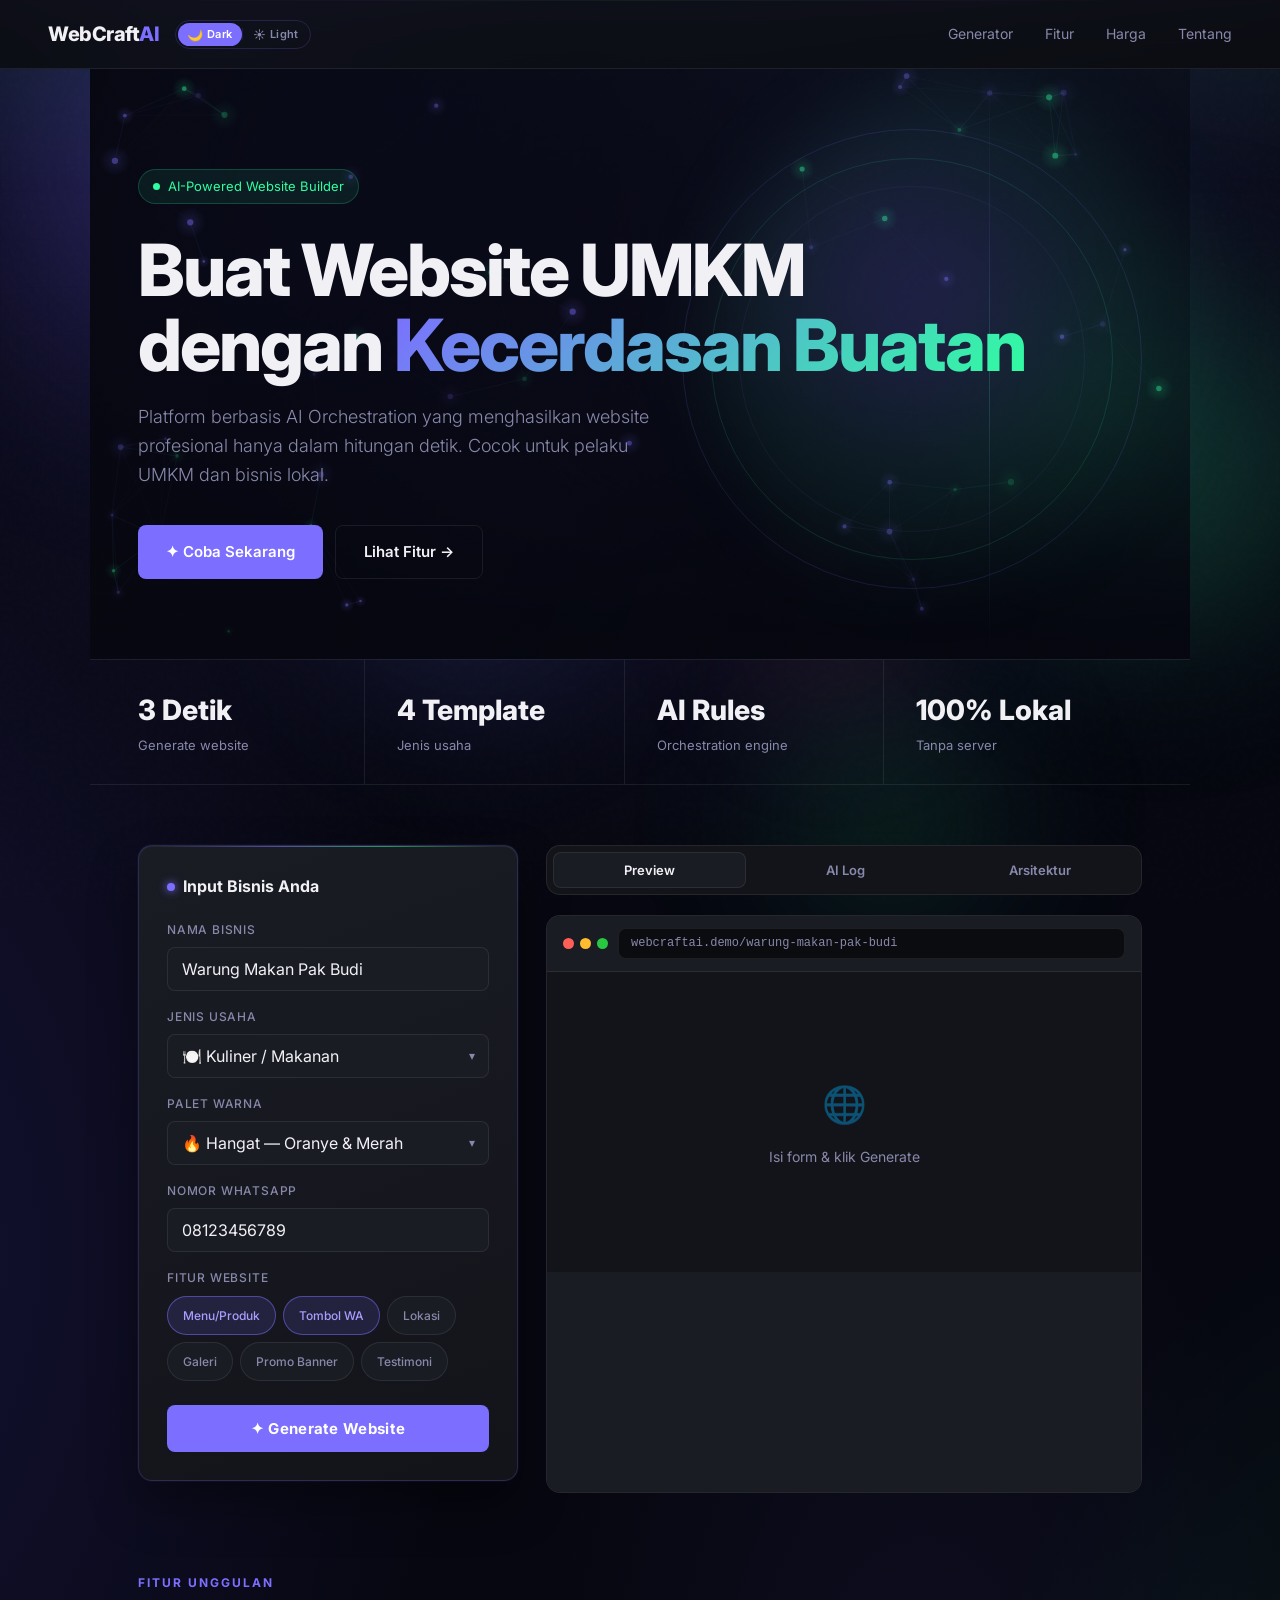
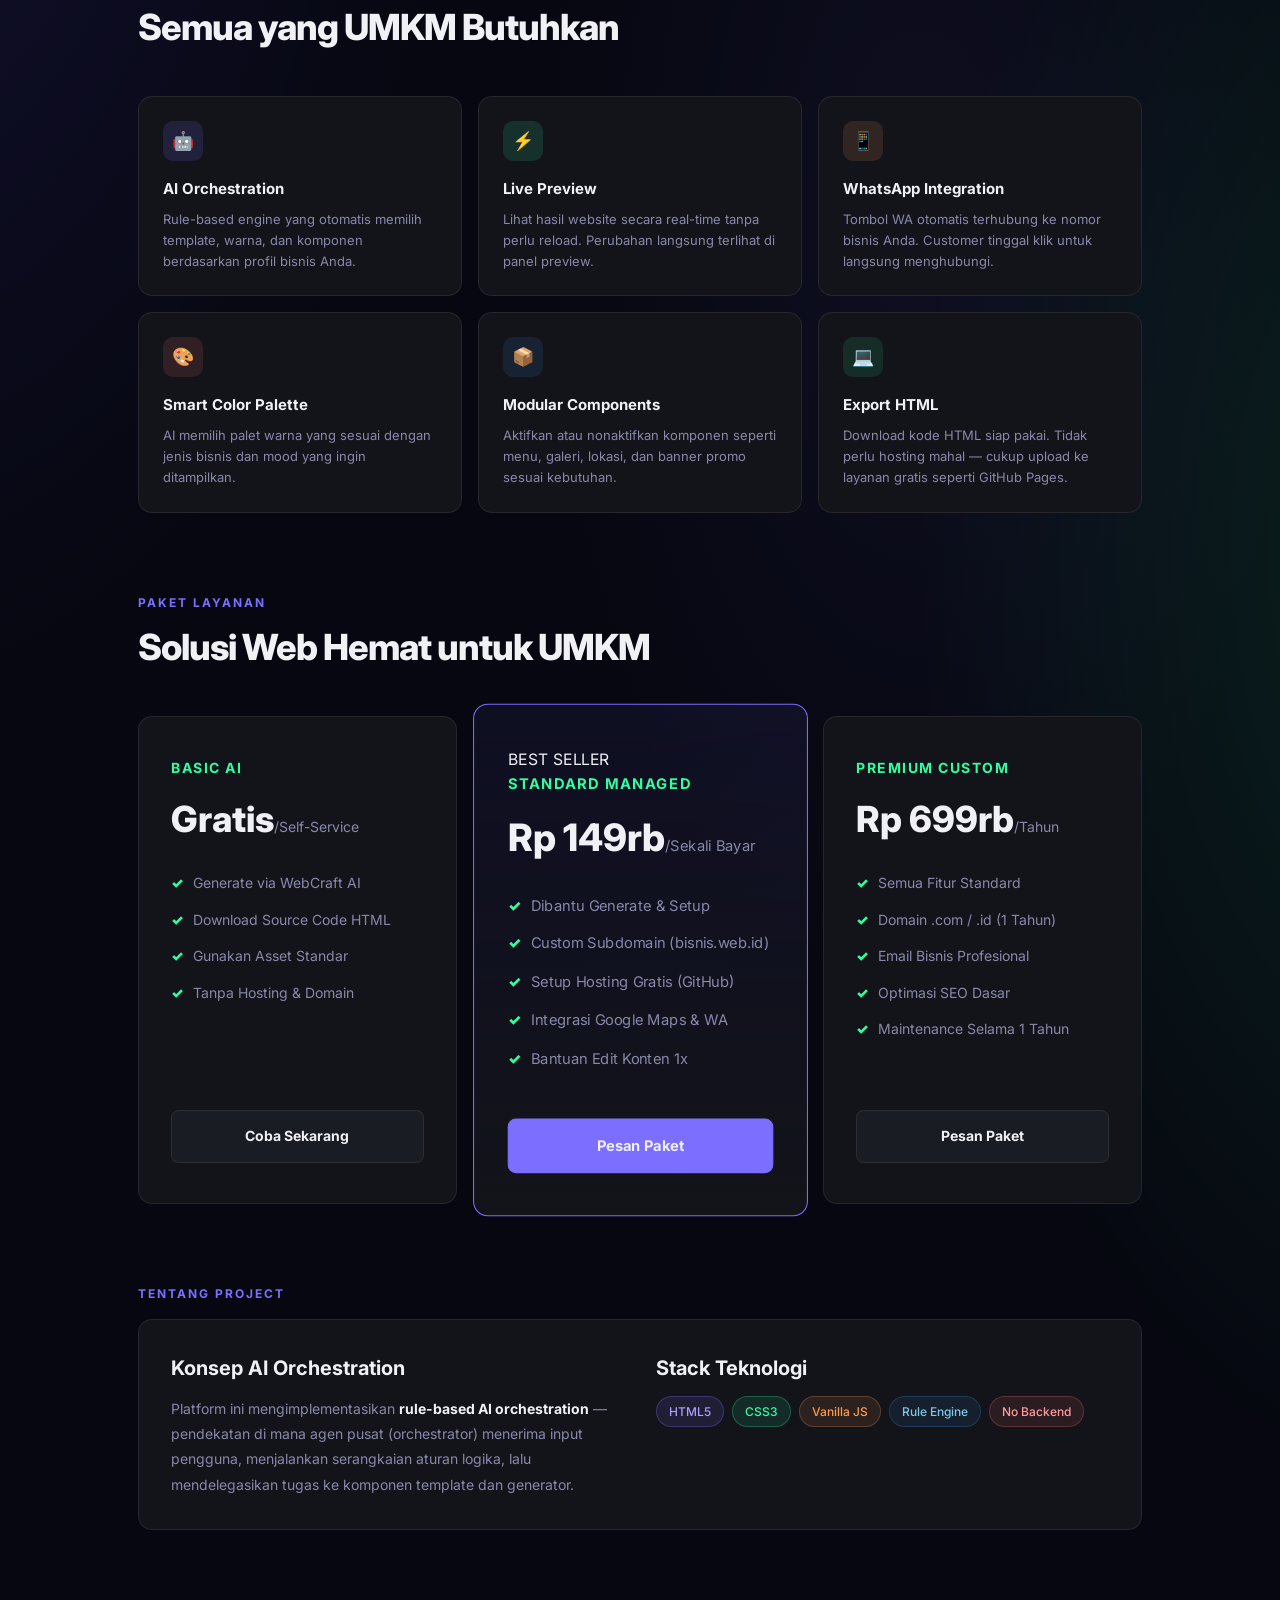
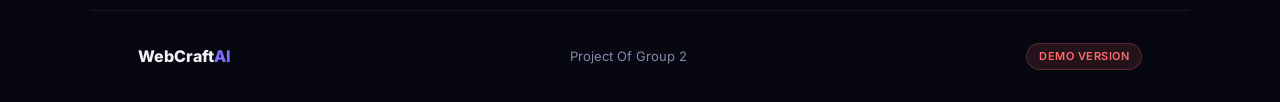
<file: index.html>
<!DOCTYPE html>
<html lang="id">
<head>
<meta charset="UTF-8">
<meta name="viewport" content="width=device-width, initial-scale=1.0, viewport-fit=cover">
<meta name="apple-mobile-web-app-capable" content="yes">
<meta name="apple-mobile-web-app-status-bar-style" content="black-translucent">
<meta name="theme-color" content="#060710" media="(prefers-color-scheme: dark)">
<meta name="theme-color" content="#F4F8FC" media="(prefers-color-scheme: light)">
<meta name="mobile-web-app-capable" content="yes">
<title>WebCraft AI — Platform Jasa Pembuatan Website</title>
<link href="https://fonts.googleapis.com/css2?family=Inter:wght@300;400;500;600;700;800&display=swap" rel="stylesheet">
<link rel="stylesheet" href="assets/css/style.css">
<link rel="apple-touch-icon" sizes="180x180" href="assets/images/apple-touch-icon.png">
<link rel="icon" type="image/png" sizes="32x32" href="assets/images/favicon-32x32.png">
<link rel="icon" type="image/png" sizes="16x16" href="assets/images/favicon-16x16.png">
<link rel="manifest" href="assets/images/site.webmanifest">
</head>
<body>

<!-- ── AI AMBIENT BACKGROUND ELEMENTS ── -->
<div class="ai-aurora"></div>
<div class="ai-scanline"></div>
<div class="ai-orb ai-orb-1"></div>
<div class="ai-orb ai-orb-2"></div>
<div class="ai-orb ai-orb-3"></div>
<div class="ai-orb ai-orb-4"></div>
<div class="ai-orb ai-orb-5"></div>

<!-- NAV -->
<nav>
  <div class="nav-left">
    <div class="nav-logo">WebCraft<span>AI</span></div>
    <!-- THEME TOGGLE -->
    <div class="theme-toggle" id="theme-toggle">
      <button class="theme-toggle-btn active" id="btn-dark" onclick="setTheme('dark')">
        <span class="t-icon">🌙</span> Dark
      </button>
      <div class="theme-divider"></div>
      <button class="theme-toggle-btn" id="btn-light" onclick="setTheme('light')">
        <span class="t-icon">☀️</span> Light
      </button>
    </div>
  </div>
  <div class="nav-right">
    <div class="nav-links" id="nav-links">
      <a href="#generator">Generator</a>
      <a href="#fitur">Fitur</a>
      <a href="#harga">Harga</a>
      <a href="#tentang">Tentang</a>
    </div>
    <button class="hamburger-btn" id="hamburger-btn" onclick="toggleMobileMenu()">
      <span></span>
      <span></span>
      <span></span>
    </button>
  </div>
</nav>

<!-- MOBILE MENU -->
<div class="mobile-menu" id="mobile-menu">
  <a href="#generator">Generator</a>
  <a href="#fitur">Fitur</a>
  <a href="#harga">Harga</a>
  <a href="#tentang">Tentang</a>
</div>

<!-- HERO -->
<section class="hero">
  <!-- Cinematic backdrop layers -->
  <div class="hero-backdrop">
    <div class="hero-backdrop-img"></div>
  </div>
  <div class="hero-ring"></div>
  <div class="hero-datastream"></div>
  <canvas id="neural-canvas"></canvas>
  <div class="hero-orb"></div>
  <div class="hero-eyebrow">AI-Powered Website Builder</div>
  <h1>Buat Website UMKM<br>dengan <span class="grad">Kecerdasan Buatan</span></h1>
  <p class="hero-sub">Platform berbasis AI Orchestration yang menghasilkan website profesional hanya dalam hitungan detik. Cocok untuk pelaku UMKM dan bisnis lokal.</p>
  <div class="hero-cta">
    <a href="#generator" class="btn-primary">✦ Coba Sekarang</a>
    <a href="#fitur" class="btn-secondary">Lihat Fitur →</a>
  </div>
</section>

<!-- STATS -->
<div class="stats">
  <div class="stat">
    <div class="stat-num">3 Detik</div>
    <div class="stat-label">Generate website</div>
  </div>
  <div class="stat">
    <div class="stat-num">4 Template</div>
    <div class="stat-label">Jenis usaha</div>
  </div>
  <div class="stat">
    <div class="stat-num">AI Rules</div>
    <div class="stat-label">Orchestration engine</div>
  </div>
  <div class="stat">
    <div class="stat-num">100% Lokal</div>
    <div class="stat-label">Tanpa server</div>
  </div>
</div>

<!-- GENERATOR -->
<section class="main" id="generator">
  <!-- FORM -->
  <div class="form-panel">
    <div class="panel-title"><span class="dot"></span> Input Bisnis Anda</div>

    <div class="form-group">
      <label>Nama Bisnis</label>
      <input type="text" id="f-nama" placeholder="Warung Makan Pak Budi" value="Warung Makan Pak Budi" oninput="liveSlug()">
    </div>

    <div class="form-group">
      <label>Jenis Usaha</label>
      <div class="select-wrap">
        <select id="f-jenis">
          <option value="kuliner">🍽️ Kuliner / Makanan</option>
          <option value="fashion">👗 Fashion / Pakaian</option>
          <option value="jasa">⚙️ Jasa / Servis</option>
          <option value="toko">🛒 Toko / Retail</option>
          <option value="properti">🏡 Properti & Mebel</option>
          <option value="laundry">🧺 Laundry & Cuci</option>
        </select>
      </div>
    </div>

    <div class="form-group">
      <label>Palet Warna</label>
      <div class="select-wrap">
        <select id="f-warna">
          <option value="hangat">🔥 Hangat — Oranye & Merah</option>
          <option value="segar">🌿 Segar — Hijau & Mint</option>
          <option value="profesional">💼 Profesional — Biru & Abu</option>
          <option value="elegan">✨ Elegan — Ungu & Gelap</option>
          <option value="rose">🌸 Rose — Pink & Mawar</option>
          <option value="coklat">🍂 Coklat — Earthy & Hangat</option>
          <option value="slate">🌊 Slate — Biru Tua & Petrol</option>
          <option value="zaitun">🫒 Zaitun — Hijau Tua & Natural</option>
        </select>
      </div>
    </div>

    <div class="form-group">
      <label>Nomor WhatsApp</label>
      <input type="text" id="f-wa" placeholder="08123456789" value="08123456789">
    </div>

    <div class="form-group">
      <label>Fitur Website</label>
      <div class="chip-group" id="chips">
        <div class="chip on" data-v="menu">Menu/Produk</div>
        <div class="chip on" data-v="wa">Tombol WA</div>
        <div class="chip" data-v="lokasi">Lokasi</div>
        <div class="chip" data-v="galeri">Galeri</div>
        <div class="chip" data-v="promo">Promo Banner</div>
        <div class="chip" data-v="review">Testimoni</div>
      </div>
    </div>

    <button class="btn-gen" id="btn-gen" onclick="generate()">✦ Generate Website</button>

<!-- TAMBAHKAN TOMBOL DOWNLOAD INI -->
<button class="btn-secondary" id="btn-download" onclick="downloadHTML()" 
        style="width: 100%; margin-top: 12px; display: none; justify-content: center; border-color: var(--accent2); color: var(--accent2);">
    💾 Download File HTML
</button>
  </div>

  <!-- RIGHT -->
  <div class="right-panel">
    <div class="tab-bar">
      <button class="tab-btn active" onclick="switchTab('preview')">Preview</button>
      <button class="tab-btn" onclick="switchTab('log')">AI Log</button>
      <button class="tab-btn" onclick="switchTab('arch')">Arsitektur</button>
    </div>

    <!-- PREVIEW -->
    <div class="preview-panel active" id="tab-preview">
      <div class="browser-bar">
        <div class="browser-dots">
          <div class="bdot" style="background:#FF5F57"></div>
          <div class="bdot" style="background:#FEBC2E"></div>
          <div class="bdot" style="background:#28C840"></div>
        </div>
        <div class="browser-url" id="browser-url">webcraftai.demo/warung-makan-pak-budi</div>
      </div>
      <!-- Toggle Desktop / Mobile Preview -->
      <div class="preview-scale-bar" style="display:none;">
        <button class="preview-scale-btn active" data-view="desktop">🖥 Desktop</button>
        <button class="preview-scale-btn" data-view="mobile">📱 Mobile</button>
        <span class="preview-scale-label">Preview Mode</span>
      </div>
      <div class="preview-body" id="preview-body">
        <div class="empty-preview">
          <div class="empty-icon">🌐</div>
          <div style="font-size:14px;color:var(--muted);">Isi form & klik Generate</div>
        </div>
      </div>
    </div>

    <!-- LOG -->
    <div class="log-panel" id="tab-log">
      <div class="log-header">
        <span class="log-dot"></span> AI Orchestrator — Console Log
      </div>
      <div class="log-body" id="log-body">
        <span class="log-line lg-dim">// Menunggu input user...</span>
      </div>
    </div>

    <!-- ARCH -->
    <div class="arch-panel" id="tab-arch">
      <div class="arch-title">Alur Sistem AI Orchestration</div>
      <div class="arch-flow">
        <div class="arch-node">
          <div class="arch-box" style="background:rgba(55,138,221,0.1);border-color:rgba(55,138,221,0.4);color:#7ec8e3;">User Input</div>
          <div class="arch-sub">Form data</div>
        </div>
        <div class="arch-arrow">→</div>
        <div class="arch-node">
          <div class="arch-box" style="background:rgba(124,110,255,0.12);border-color:rgba(124,110,255,0.4);color:#a99dff;">Orchestrator</div>
          <div class="arch-sub">Rule engine</div>
        </div>
        <div class="arch-arrow">→</div>
        <div class="arch-node">
          <div class="arch-box" style="background:rgba(47,255,160,0.1);border-color:rgba(47,255,160,0.3);color:#2FFFA0;">Template Engine</div>
          <div class="arch-sub">Pilih komponen</div>
        </div>
        <div class="arch-arrow">→</div>
        <div class="arch-node">
          <div class="arch-box" style="background:rgba(255,155,80,0.1);border-color:rgba(255,155,80,0.3);color:#FF9B50;">HTML Generator</div>
          <div class="arch-sub">Render output</div>
        </div>
      </div>
      <div style="font-family:var(--font-head);font-size:12px;color:var(--muted);text-transform:uppercase;letter-spacing:1px;margin-bottom:10px;">Rules yang Dieksekusi</div>
      <div class="rule-box" id="rule-box">Belum ada rules yang dijalankan...</div>
    </div>
  </div>
</section>

<!-- FITUR -->
<section class="features" id="fitur">
  <div class="section-label">Fitur Unggulan</div>
  <div class="section-title">Semua yang UMKM Butuhkan</div>
  <div class="feat-grid">
    <div class="feat-card">
      <div class="feat-icon" style="background:rgba(124,110,255,0.15);">🤖</div>
      <h3>AI Orchestration</h3>
      <p>Rule-based engine yang otomatis memilih template, warna, dan komponen berdasarkan profil bisnis Anda.</p>
    </div>
    <div class="feat-card">
      <div class="feat-icon" style="background:rgba(47,255,160,0.12);">⚡</div>
      <h3>Live Preview</h3>
      <p>Lihat hasil website secara real-time tanpa perlu reload. Perubahan langsung terlihat di panel preview.</p>
    </div>
    <div class="feat-card">
      <div class="feat-icon" style="background:rgba(255,155,80,0.12);">📱</div>
      <h3>WhatsApp Integration</h3>
      <p>Tombol WA otomatis terhubung ke nomor bisnis Anda. Customer tinggal klik untuk langsung menghubungi.</p>
    </div>
    <div class="feat-card">
      <div class="feat-icon" style="background:rgba(255,107,107,0.12);">🎨</div>
      <h3>Smart Color Palette</h3>
      <p>AI memilih palet warna yang sesuai dengan jenis bisnis dan mood yang ingin ditampilkan.</p>
    </div>
    <div class="feat-card">
      <div class="feat-icon" style="background:rgba(55,138,221,0.12);">📦</div>
      <h3>Modular Components</h3>
      <p>Aktifkan atau nonaktifkan komponen seperti menu, galeri, lokasi, dan banner promo sesuai kebutuhan.</p>
    </div>
    <div class="feat-card">
      <div class="feat-icon" style="background:rgba(47,255,160,0.1);">💻</div>
      <h3>Export HTML</h3>
      <p>Download kode HTML siap pakai. Tidak perlu hosting mahal — cukup upload ke layanan gratis seperti GitHub Pages.</p>
    </div>
  </div>
</section>

<!-- HARGA -->
<!-- PRICING -->
<section class="pricing" id="harga">
  <div class="section-label">Paket Layanan</div>
  <div class="section-title">Solusi Web Hemat untuk UMKM</div>
  
  <div class="price-grid">
    <!-- BASIC -->
    <div class="price-card">
      <div class="p-title">Basic AI</div>
      <div class="p-price">Gratis<span>/Self-Service</span></div>
      <ul class="p-list">
        <li>Generate via WebCraft AI</li>
        <li>Download Source Code HTML</li>
        <li>Gunakan Asset Standar</li>
        <li>Tanpa Hosting & Domain</li>
      </ul>
      <a href="#generator" class="btn-price">Coba Sekarang</a>
    </div>

    <!-- STANDARD (REKOMENDASI) -->
    <div class="price-card featured">
      <div class="price-badge">BEST SELLER</div>
      <div class="p-title">Standard Managed</div>
      <div class="p-price">Rp 149rb<span>/Sekali Bayar</span></div>
      <ul class="p-list">
        <li>Dibantu Generate & Setup</li>
        <li>Custom Subdomain (bisnis.web.id)</li>
        <li>Setup Hosting Gratis (GitHub)</li>
        <li>Integrasi Google Maps & WA</li>
        <li>Bantuan Edit Konten 1x</li>
      </ul>
      <a href="payment.html?pkg=standard&price=149000" class="btn-price">Pesan Paket</a>
    </div>

    <!-- PREMIUM -->
    <div class="price-card">
      <div class="p-title">Premium Custom</div>
      <div class="p-price">Rp 699rb<span>/Tahun</span></div>
      <ul class="p-list">
        <li>Semua Fitur Standard</li>
        <li>Domain .com / .id (1 Tahun)</li>
        <li>Email Bisnis Profesional</li>
        <li>Optimasi SEO Dasar</li>
        <li>Maintenance Selama 1 Tahun</li>
      </ul>
      <a href="payment.html?pkg=premium&price=699000" class="btn-price">Pesan Paket</a>
    </div>
  </div>
</section>

<!-- TENTANG -->
<section class="features" id="tentang" style="margin-top:0;">
  <div class="section-label">Tentang Project</div>
  <div style="background:var(--surface);border:1px solid var(--border);border-radius:var(--radius);padding:32px;display:grid;grid-template-columns:1fr 1fr;gap:32px;">
    <div>
      <h3 style="font-family:var(--font-head);font-size:20px;font-weight:700;margin-bottom:12px;">Konsep AI Orchestration</h3>
      <p style="color:var(--muted);font-size:14px;line-height:1.8;">Platform ini mengimplementasikan <strong style="color:var(--text);">rule-based AI orchestration</strong> — pendekatan di mana agen pusat (orchestrator) menerima input pengguna, menjalankan serangkaian aturan logika, lalu mendelegasikan tugas ke komponen template dan generator.</p>
    </div>
    <div>
      <h3 style="font-family:var(--font-head);font-size:20px;font-weight:700;margin-bottom:12px;">Stack Teknologi</h3>
      <div style="display:flex;flex-wrap:wrap;gap:8px;">
        <span style="background:rgba(124,110,255,0.12);border:1px solid rgba(124,110,255,0.3);color:#a99dff;padding:5px 12px;border-radius:99px;font-size:12px;font-weight:500;">HTML5</span>
        <span style="background:rgba(47,255,160,0.1);border:1px solid rgba(47,255,160,0.25);color:#2FFFA0;padding:5px 12px;border-radius:99px;font-size:12px;font-weight:500;">CSS3</span>
        <span style="background:rgba(255,155,80,0.1);border:1px solid rgba(255,155,80,0.25);color:#FF9B50;padding:5px 12px;border-radius:99px;font-size:12px;font-weight:500;">Vanilla JS</span>
        <span style="background:rgba(55,138,221,0.1);border:1px solid rgba(55,138,221,0.25);color:#7ec8e3;padding:5px 12px;border-radius:99px;font-size:12px;font-weight:500;">Rule Engine</span>
        <span style="background:rgba(255,107,107,0.1);border:1px solid rgba(255,107,107,0.25);color:#ff9b9b;padding:5px 12px;border-radius:99px;font-size:12px;font-weight:500;">No Backend</span>
      </div>
    </div>
  </div>
</section>

<!-- FOOTER -->
<footer>
  <div class="footer-logo">WebCraft<span>AI</span></div>
  <div style="color:var(--muted);font-size:13px;">Project Of Group 2</div>
  <span class="badge-demo">DEMO VERSION</span>
</footer>



<!-- TOAST -->
<div class="toast" id="toast">✓ Website berhasil di-generate!</div>

<!-- SCRIPT -->
<script src="assets/js/generator/data.js"></script>
<script src="assets/js/generator/components.js"></script>
<script src="assets/js/generator/kuliner.js"></script>
<script src="assets/js/generator/fashion.js"></script>
<script src="assets/js/generator/jasa.js"></script>
<script src="assets/js/generator/toko.js"></script>
<script src="assets/js/generator/properti.js"></script>
<script src="assets/js/generator/laundry.js"></script>
<script src="assets/js/generator/ui.js"></script>
<script src="assets/js/app.js"></script>

<!-- ── NEURAL NETWORK CANVAS ANIMATION ── -->
<script>
(function() {
  const canvas = document.getElementById('neural-canvas');
  if (!canvas) return;
  const ctx = canvas.getContext('2d');

  // Detect dark/light mode & accent colors
  function getColors() {
    const isDark = !document.body.classList.contains('light-mode');
    return {
      node:   isDark ? 'rgba(124,110,255,' : 'rgba(0,120,180,',
      line:   isDark ? 'rgba(124,110,255,' : 'rgba(0,120,180,',
      node2:  isDark ? 'rgba(47,255,160,'  : 'rgba(224,90,43,',
    };
  }

  function resize() {
    const hero = canvas.parentElement;
    canvas.width  = hero.offsetWidth;
    canvas.height = hero.offsetHeight;
  }
  resize();
  window.addEventListener('resize', () => { resize(); initNodes(); });

  // ── Nodes ──────────────────────────────────────
  const NODE_COUNT = window.innerWidth < 768 ? 18 : 36;
  const CONNECT_DIST = 160;
  let nodes = [];

  function initNodes() {
    nodes = Array.from({ length: NODE_COUNT }, () => ({
      x:  Math.random() * canvas.width,
      y:  Math.random() * canvas.height,
      vx: (Math.random() - 0.5) * 0.35,
      vy: (Math.random() - 0.5) * 0.35,
      r:  Math.random() * 2 + 1.5,
      pulse: Math.random() * Math.PI * 2,
      type: Math.random() > 0.7 ? 'accent' : 'primary',
    }));
  }
  initNodes();

  // ── Render loop ────────────────────────────────
  let frame = 0;
  function draw() {
    ctx.clearRect(0, 0, canvas.width, canvas.height);
    frame++;
    const C = getColors();

    // Move nodes
    nodes.forEach(n => {
      n.x += n.vx; n.y += n.vy;
      n.pulse += 0.018;
      if (n.x < 0 || n.x > canvas.width)  n.vx *= -1;
      if (n.y < 0 || n.y > canvas.height) n.vy *= -1;
    });

    // Draw connections
    for (let i = 0; i < nodes.length; i++) {
      for (let j = i + 1; j < nodes.length; j++) {
        const dx = nodes[i].x - nodes[j].x;
        const dy = nodes[i].y - nodes[j].y;
        const dist = Math.sqrt(dx*dx + dy*dy);
        if (dist < CONNECT_DIST) {
          const alpha = (1 - dist / CONNECT_DIST) * 0.35;
          const col = nodes[i].type === 'accent' ? C.node2 : C.line;
          ctx.beginPath();
          ctx.moveTo(nodes[i].x, nodes[i].y);
          ctx.lineTo(nodes[j].x, nodes[j].y);
          ctx.strokeStyle = col + alpha + ')';
          ctx.lineWidth = 0.8;
          ctx.stroke();
        }
      }
    }

    // Draw nodes
    nodes.forEach(n => {
      const pulsed = n.r + Math.sin(n.pulse) * 0.8;
      const col = n.type === 'accent' ? C.node2 : C.node;

      // Outer glow ring
      const grd = ctx.createRadialGradient(n.x, n.y, 0, n.x, n.y, pulsed * 4.5);
      grd.addColorStop(0, col + '0.28)');
      grd.addColorStop(1, col + '0)');
      ctx.beginPath();
      ctx.arc(n.x, n.y, pulsed * 4.5, 0, Math.PI * 2);
      ctx.fillStyle = grd;
      ctx.fill();

      // Core dot
      ctx.beginPath();
      ctx.arc(n.x, n.y, pulsed, 0, Math.PI * 2);
      ctx.fillStyle = col + (0.7 + Math.sin(n.pulse) * 0.3) + ')';
      ctx.fill();
    });

    requestAnimationFrame(draw);
  }
  draw();

  // Re-init on theme toggle
  const observer = new MutationObserver(() => {});
  observer.observe(document.body, { attributes: true, attributeFilter: ['class'] });
})();
</script>

<!-- ── NEURAL CANVAS ANIMATION ── -->
<script>
(function() {
  const canvas = document.getElementById('neural-canvas');
  if (!canvas) return;
  const ctx = canvas.getContext('2d');

  const ACCENT   = '124,110,255';
  const TEAL     = '47,255,160';
  const NODE_COUNT = window.innerWidth < 768 ? 28 : 52;
  const CONN_DIST  = 130;
  let nodes = [], W, H, raf;

  function resize() {
    W = canvas.width  = canvas.parentElement.offsetWidth;
    H = canvas.height = canvas.parentElement.offsetHeight;
  }

  function initNodes() {
    nodes = Array.from({ length: NODE_COUNT }, () => ({
      x: Math.random() * W, y: Math.random() * H,
      vx: (Math.random() - 0.5) * 0.35,
      vy: (Math.random() - 0.5) * 0.35,
      r: Math.random() * 2 + 1.2,
      pulse: Math.random() * Math.PI * 2,
      color: Math.random() > 0.6 ? TEAL : ACCENT,
    }));
  }

  function draw() {
    ctx.clearRect(0, 0, W, H);

    // Draw connections
    for (let i = 0; i < nodes.length; i++) {
      for (let j = i + 1; j < nodes.length; j++) {
        const dx = nodes[i].x - nodes[j].x;
        const dy = nodes[i].y - nodes[j].y;
        const dist = Math.sqrt(dx*dx + dy*dy);
        if (dist < CONN_DIST) {
          const alpha = (1 - dist / CONN_DIST) * 0.22;
          const grad = ctx.createLinearGradient(nodes[i].x, nodes[i].y, nodes[j].x, nodes[j].y);
          grad.addColorStop(0, `rgba(${nodes[i].color},${alpha})`);
          grad.addColorStop(1, `rgba(${nodes[j].color},${alpha})`);
          ctx.beginPath();
          ctx.moveTo(nodes[i].x, nodes[i].y);
          ctx.lineTo(nodes[j].x, nodes[j].y);
          ctx.strokeStyle = grad;
          ctx.lineWidth = 0.8;
          ctx.stroke();
        }
      }
    }

    // Draw nodes
    nodes.forEach(n => {
      n.pulse += 0.018;
      const glow = 0.55 + Math.sin(n.pulse) * 0.3;
      // Outer glow ring
      const radGlow = ctx.createRadialGradient(n.x, n.y, 0, n.x, n.y, n.r * 5);
      radGlow.addColorStop(0,   `rgba(${n.color},${glow * 0.3})`);
      radGlow.addColorStop(1,   `rgba(${n.color},0)`);
      ctx.beginPath();
      ctx.arc(n.x, n.y, n.r * 5, 0, Math.PI * 2);
      ctx.fillStyle = radGlow;
      ctx.fill();
      // Core dot
      ctx.beginPath();
      ctx.arc(n.x, n.y, n.r, 0, Math.PI * 2);
      ctx.fillStyle = `rgba(${n.color},${glow * 0.9})`;
      ctx.fill();
    });

    // Move nodes
    nodes.forEach(n => {
      n.x += n.vx; n.y += n.vy;
      if (n.x < 0 || n.x > W) n.vx *= -1;
      if (n.y < 0 || n.y > H) n.vy *= -1;
    });

    raf = requestAnimationFrame(draw);
  }

  resize();
  initNodes();
  draw();
  window.addEventListener('resize', () => {
    cancelAnimationFrame(raf);
    resize();
    initNodes();
    draw();
  });
})();
</script>

</body>
</html>
</file>
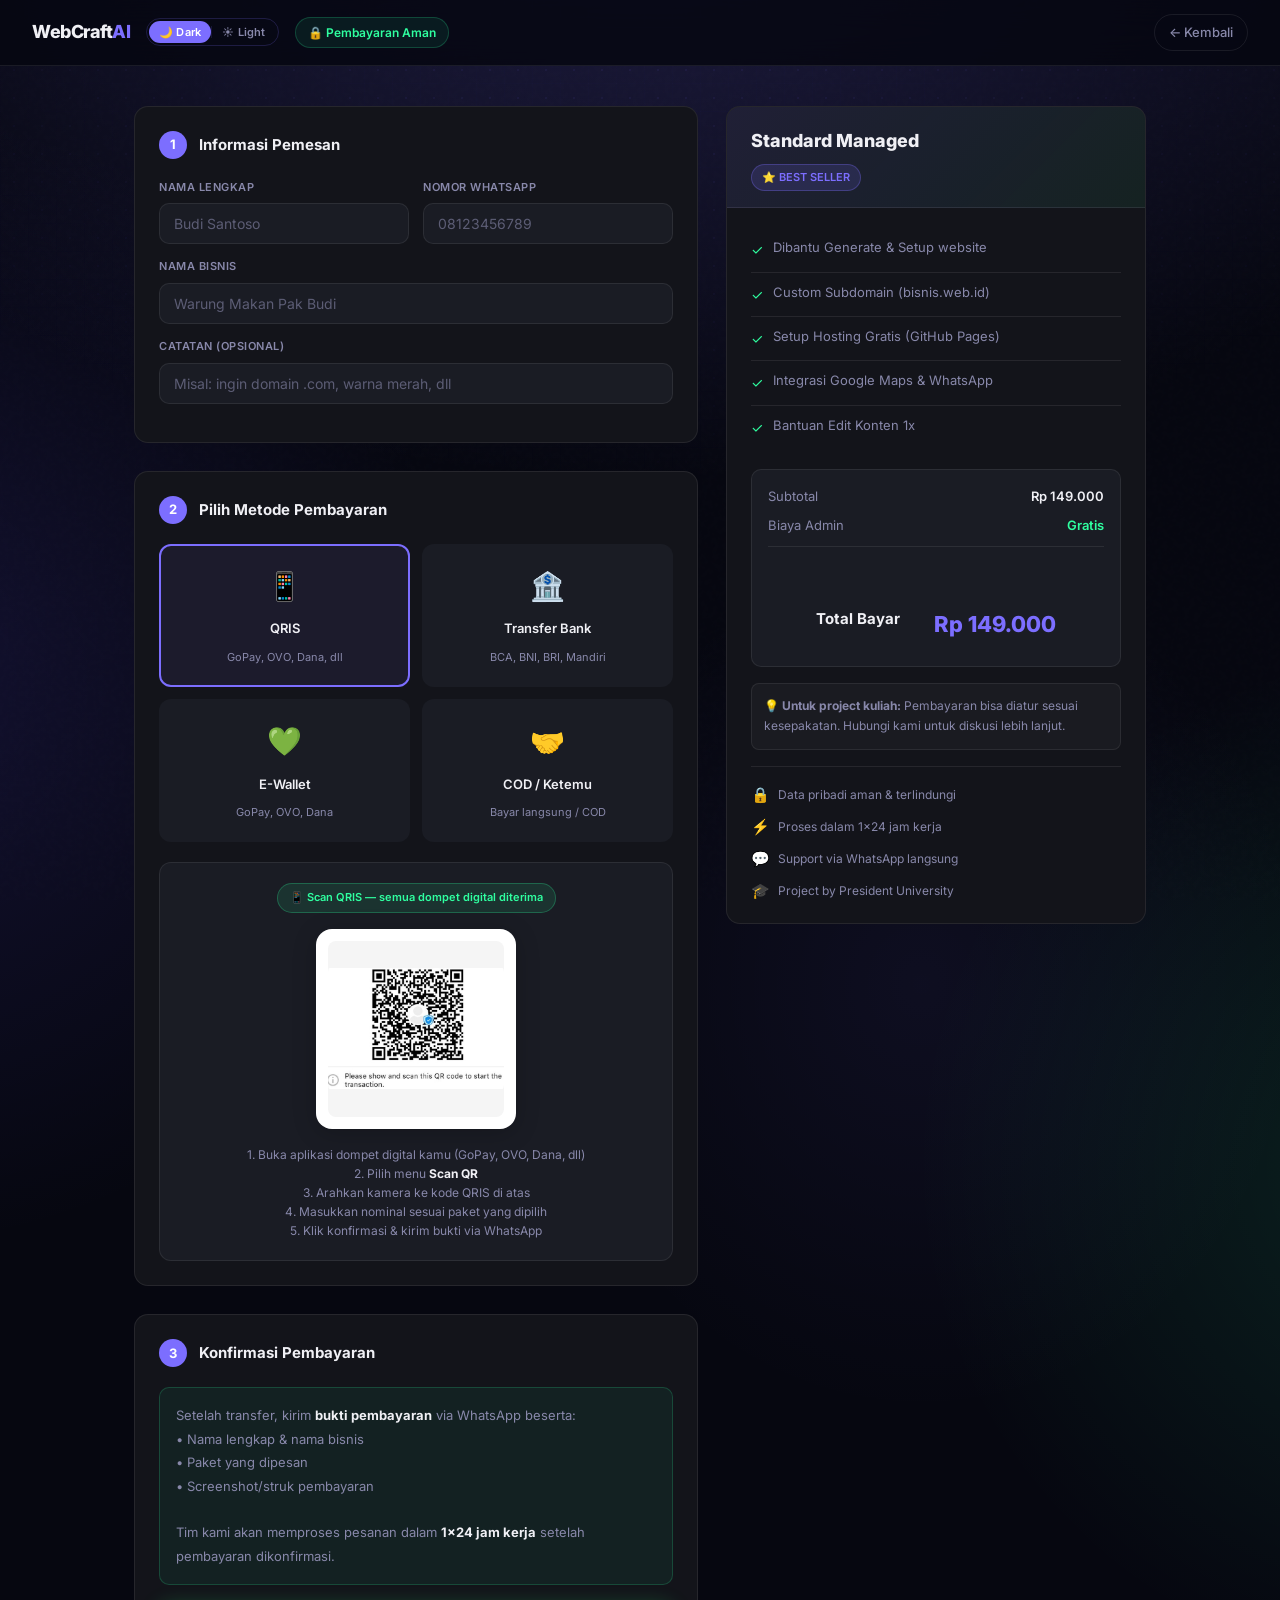
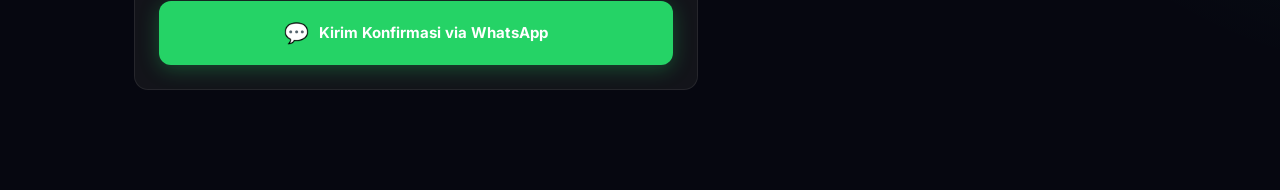
<file: payment.html>
<!DOCTYPE html>
<html lang="id">
<head>
<meta charset="UTF-8">
<meta name="viewport" content="width=device-width, initial-scale=1.0">
<title>Pembayaran — WebCraft AI</title>
<link href="https://fonts.googleapis.com/css2?family=Inter:wght@300;400;500;600;700;800&display=swap" rel="stylesheet">
<link rel="apple-touch-icon" sizes="180x180" href="assets/images/apple-touch-icon.png">
<link rel="icon" type="image/png" sizes="32x32" href="assets/images/favicon-32x32.png">
<link rel="icon" type="image/png" sizes="16x16" href="assets/images/favicon-16x16.png">
<link rel="manifest" href="assets/images/site.webmanifest">
<link rel="stylesheet" href="assets/css/style.css">
<link rel="stylesheet" href="assets/css/payment.css">
</head>
<body>

<!-- NAV -->
<nav>
  <div class="nav-logo">WebCraft<span>AI</span></div>
  <!-- THEME TOGGLE -->
<div class="theme-toggle">
  <button class="theme-toggle-btn active" id="btn-dark" onclick="setTheme('dark')">🌙 Dark</button>
  <div class="theme-divider"></div>
  <button class="theme-toggle-btn" id="btn-light" onclick="setTheme('light')">☀️ Light</button>
</div>
  <span class="nav-secure">🔒 Pembayaran Aman</span>
  <a href="index.html" class="nav-back">← Kembali</a>
</nav>

<!-- MAIN -->
<main>

  <!-- ══ LEFT — PAYMENT STEPS ══ -->
  <div class="left-col">

    <!-- STEP 1: INFO PEMESAN -->
    <div class="pay-card">
      <div class="step-header">
        <div class="step-num">1</div>
        <div class="step-title">Informasi Pemesan</div>
      </div>
      <div class="form-row">
        <div class="field">
          <label>Nama Lengkap</label>
          <input type="text" id="in-nama" placeholder="Budi Santoso">
        </div>
        <div class="field">
          <label>Nomor WhatsApp</label>
          <input type="text" id="in-wa" placeholder="08123456789">
        </div>
      </div>
      <div class="form-row full">
        <div class="field">
          <label>Nama Bisnis</label>
          <input type="text" id="in-bisnis" placeholder="Warung Makan Pak Budi">
        </div>
      </div>
      <div class="form-row full">
        <div class="field">
          <label>Catatan (Opsional)</label>
          <input type="text" id="in-catatan" placeholder="Misal: ingin domain .com, warna merah, dll">
        </div>
      </div>
    </div>

    <!-- STEP 2: METODE PEMBAYARAN -->
    <div class="pay-card">
      <div class="step-header">
        <div class="step-num">2</div>
        <div class="step-title">Pilih Metode Pembayaran</div>
      </div>

      <div class="method-grid">
        <div class="method-card selected" onclick="selectMethod('qris')">
          <div class="m-icon">📱</div>
          <div class="m-name">QRIS</div>
          <div class="m-desc">GoPay, OVO, Dana, dll</div>
        </div>
        <div class="method-card" onclick="selectMethod('transfer')">
          <div class="m-icon">🏦</div>
          <div class="m-name">Transfer Bank</div>
          <div class="m-desc">BCA, BNI, BRI, Mandiri</div>
        </div>
        <div class="method-card" onclick="selectMethod('ewallet')">
          <div class="m-icon">💚</div>
          <div class="m-name">E-Wallet</div>
          <div class="m-desc">GoPay, OVO, Dana</div>
        </div>
        <div class="method-card" onclick="selectMethod('cod')">
          <div class="m-icon">🤝</div>
          <div class="m-name">COD / Ketemu</div>
          <div class="m-desc">Bayar langsung / COD</div>
        </div>
      </div>

      <!-- DETAIL: QRIS -->
      <div class="pay-detail active" id="detail-qris">
        <div class="qris-wrap">
          <div class="qris-badge">📱 Scan QRIS — semua dompet digital diterima</div>
          <div class="qris-frame">
            <!-- Placeholder QRIS art — ganti dengan gambar QRIS asli kamu -->
            <div style="width:100%;height:100%;display:flex;align-items:center;justify-content:center;flex-direction:column;gap:8px;background:#f5f5f5;border-radius:8px;">
              <div style="font-size:11px;color:#888;text-align:center;font-family:monospace;">
                <img src="assets/images/QRIS DANA.jpeg" style="width:100%;height:100%;object-fit:contain;border-radius:8px;">
              </div>
            </div>
            <!-- 
              CARA MENGGANTI:
              Hapus <div> di atas, lalu taruh:
              <img src="assets/images/qris.png" style="width:100%;height:100%;object-fit:contain;border-radius:8px;">
            -->
          </div>
          <div class="qris-note">
            1. Buka aplikasi dompet digital kamu (GoPay, OVO, Dana, dll)<br>
            2. Pilih menu <strong style="color:var(--text)">Scan QR</strong><br>
            3. Arahkan kamera ke kode QRIS di atas<br>
            4. Masukkan nominal sesuai paket yang dipilih<br>
            5. Klik konfirmasi & kirim bukti via WhatsApp
          </div>
        </div>
      </div>

      <!-- DETAIL: BANK TRANSFER -->
      <div class="pay-detail" id="detail-transfer">
        <div class="section-head">Pilih Bank Tujuan</div>
        <div class="bank-list">

          <div class="bank-item" onclick="toggleBank('bca')">
            <div class="bank-left">
              <div class="bank-emoji">🔵</div>
              <div>
                <div class="bank-name">BCA</div>
                <div class="bank-type">Bank Central Asia</div>
              </div>
            </div>
            <button class="bank-copy" onclick="event.stopPropagation(); copyText('5222196710', 'No. Rek BCA disalin!')">Salin No. Rek</button>
          </div>
          <div class="bank-account-detail" id="bank-bca">
            <div class="account-row">
              <span class="account-label">Nomor Rekening</span>
              <span class="account-val">5222196710</span>
            </div>
            <div class="account-row">
              <span class="account-label">Atas Nama</span>
              <span class="account-val" style="font-family:var(--font);font-size:13px;">SAMUEL ALFA EDISON</span>
            </div>
            <div class="account-row" style="margin-bottom:0">
              <span class="account-label">Jumlah Transfer</span>
              <span class="account-val" id="bca-total" style="color:var(--accent)">Rp 149.000</span>
            </div>
          </div>

          <div class="bank-item" onclick="toggleBank('bmri')">
            <div class="bank-left">
              <div class="bank-emoji">🟠</div>
              <div>
                <div class="bank-name">BMRI</div>
                <div class="bank-type">Bank Mandiri Replublik Indonesia</div>
              </div>
            </div>
            <button class="bank-copy" onclick="event.stopPropagation(); copyText('', 'Maaf Layanan Tidak Tersedia')">BELUM BISA DIGUNAKAN</button>
          </div>
          <div class="bank-account-detail" id="bank-bmri">
            <div class="account-row">
              <span class="account-label"><a type="hidden">Nomor Rekening</a></span>
              <span class="account-val" style="display:none;"><a type="hidden">Masukan No Rek disini</a></span>
            </div>
            <div class="account-row">
              <span class="account-label">Atas Nama</span>
              <span class="account-val" style="font-family:var(--font);font-size:13px;display:none;"><a type="hidden">NAMA KAMU</a></span>
            </div>
            <div class="account-row" style="margin-bottom:0">
              <span class="account-label">Jumlah Transfer</span>
              <span class="account-val" id="bmri-total" style="color:var(--accent);display:none;">Rp 149.000</span>
            </div>
          </div>

          <div class="bank-item" onclick="toggleBank('bri')">
            <div class="bank-left">
              <div class="bank-emoji">🔷</div>
              <div>
                <div class="bank-name">BRI</div>
                <div class="bank-type">Bank Rakyat Indonesia</div>
              </div>
            </div>
            <button class="bank-copy" onclick="event.stopPropagation(); copyText('031901007445535', 'No. Rek BRI disalin!')">Salin No. Rek</button>
          </div>
          <div class="bank-account-detail" id="bank-bri">
            <div class="account-row">
              <span class="account-label">Nomor Rekening</span>
              <span class="account-val">0319 0100 7445 535</span>
            </div>
            <div class="account-row">
              <span class="account-label">Atas Nama</span>
              <span class="account-val" style="font-family:var(--font);font-size:13px;">SAMUEL ALFA EDISON</span>
            </div>
            <div class="account-row" style="margin-bottom:0">
              <span class="account-label">Jumlah Transfer</span>
              <span class="account-val" id="bri-total" style="color:var(--accent)">Rp 149.000</span>
            </div>
          </div>

        </div>
      </div>

      <!-- DETAIL: E-WALLET -->
      <div class="pay-detail" id="detail-ewallet">
        <div class="ewallet-list">
          <div class="ewallet-item">
            <div class="ewallet-logo" style="background:rgba(0,183,73,0.15);">💚</div>
            <div>
              <div class="ewallet-name">GoPay</div>
              <div class="ewallet-num">0851-4154-5277</div>
            </div>
            <button class="copy-btn" onclick="copyText('085141545277', 'No. GoPay disalin!')">Salin</button>
          </div>
          <div class="ewallet-item">
            <div class="ewallet-logo" style="background:rgba(100,50,200,0.15);">💜</div>
            <div>
              <div class="ewallet-name">OVO</div>
              <div class="ewallet-num">0851-4154-5277</div>
            </div>
            <button class="copy-btn" onclick="copyText('085141545277', 'No. OVO disalin!')">Salin</button>
          </div>
          <div class="ewallet-item">
            <div class="ewallet-logo" style="background:rgba(0,140,255,0.15);">💙</div>
            <div>
              <div class="ewallet-name">Dana</div>
              <div class="ewallet-num">0851-4154-5277</div>
            </div>
            <button class="copy-btn" onclick="copyText('085141545277', 'No. Dana disalin!')">Salin</button>
          </div>
        </div>
        <div style="margin-top:14px;font-size:12px;color:var(--muted);line-height:1.7;">
          Kirim ke nomor di atas sesuai nominal paket. Sertakan nama bisnis kamu di kolom <strong style="color:var(--text)">berita/catatan</strong>.
        </div>
      </div>

      <!-- DETAIL: COD -->
      <div class="pay-detail" id="detail-cod">
        <div style="text-align:center;padding:20px 0;">
          <div style="font-size:48px;margin-bottom:12px;">🤝</div>
          <div style="font-size:15px;font-weight:700;margin-bottom:8px;">Bayar Langsung / COD</div>
          <div style="font-size:13px;color:var(--muted);line-height:1.8;">
            Hubungi kami via WhatsApp untuk mengatur waktu dan tempat pertemuan.<br>
            Pembayaran dilakukan saat serah terima project.
          </div>
        </div>
      </div>
    </div>

    <!-- STEP 3: KONFIRMASI -->
    <div class="pay-card">
      <div class="step-header">
        <div class="step-num">3</div>
        <div class="step-title">Konfirmasi Pembayaran</div>
      </div>
      <div class="confirm-info">
        Setelah transfer, kirim <strong>bukti pembayaran</strong> via WhatsApp beserta:
        <br>• Nama lengkap & nama bisnis
        <br>• Paket yang dipesan
        <br>• Screenshot/struk pembayaran
        <br><br>
        Tim kami akan memproses pesanan dalam <strong>1×24 jam kerja</strong> setelah pembayaran dikonfirmasi.
      </div>
      <a id="wa-confirm-btn" href="#" class="btn-confirm" onclick="confirmWA(event)">
        <span style="font-size:20px;">💬</span>
        Kirim Konfirmasi via WhatsApp
      </a>
    </div>

  </div>

  <!-- ══ RIGHT — ORDER SUMMARY ══ -->
  <div class="right-col">
    <div class="order-card">
      <div class="order-header">
        <div class="order-pkg-name" id="summary-name">Standard Managed</div>
        <div style="display:flex;align-items:center;gap:8px;margin-top:8px;">
          <span class="order-pkg-badge" id="summary-badge">⭐ BEST SELLER</span>
        </div>
      </div>
      <div class="order-body">
        <div class="order-items" id="summary-items">
          <!-- filled by JS -->
        </div>
        <div class="order-total">
          <div class="total-row">
            <span class="total-label">Subtotal</span>
            <span class="total-val" id="summary-subtotal">Rp 149.000</span>
          </div>
          <div class="total-row">
            <span class="total-label">Biaya Admin</span>
            <span class="total-val" style="color:var(--accent2)">Gratis</span>
          </div>
          <div style="border-top:1px solid var(--border);margin:10px 0;"></div>
          <div class="total-row main">
            <span class="total-label">Total Bayar</span>
            <span class="total-val" id="summary-total">Rp 149.000</span>
          </div>
        </div>
        <div class="order-note">
          💡 <strong>Untuk project kuliah:</strong> Pembayaran bisa diatur sesuai kesepakatan. Hubungi kami untuk diskusi lebih lanjut.
        </div>
        <div class="trust-row">
          <div class="trust-item"><span>🔒</span> Data pribadi aman & terlindungi</div>
          <div class="trust-item"><span>⚡</span> Proses dalam 1×24 jam kerja</div>
          <div class="trust-item"><span>💬</span> Support via WhatsApp langsung</div>
          <div class="trust-item"><span>🎓</span> Project by President University</div>
        </div>
      </div>
    </div>
  </div>

</main>



<!-- TOAST -->
<div class="toast" id="toast"></div>

<script>
// ══════════════════════════════════════════════
//  PACKAGE DATA
// ══════════════════════════════════════════════
window.addEventListener('DOMContentLoaded', () => {
    const params = new URLSearchParams(window.location.search);
    const pkgName = params.get('pkg'); 
    const price = params.get('price'); 

    if (pkgName) {
        // Logika untuk otomatis memilih card paket di halaman payment
        // Misal jika id paketnya adalah 'pkg-pro'
        const targetCard = document.getElementById(`pkg-${pkgName}`);
        if (targetCard) {
            targetCard.click(); // Simulasikan klik pada paket yang sesuai
        }
    }
});

const packages = {
  standard: {
    name:    'Standard Managed',
    badge:   '⭐ BEST SELLER',
    price:   149000,
    label:   'Rp 149.000',
    items: [
      'Dibantu Generate & Setup website',
      'Custom Subdomain (bisnis.web.id)',
      'Setup Hosting Gratis (GitHub Pages)',
      'Integrasi Google Maps & WhatsApp',
      'Bantuan Edit Konten 1x',
    ],
    wa: '6281296956975',
    waText: 'Halo, saya ingin memesan paket Standard Managed'
  },
  premium: {
    name:    'Premium Custom',
    badge:   '👑 PREMIUM',
    price:   699000,
    label:   'Rp 699.000',
    items: [
      'Semua fitur Standard Managed',
      'Domain .com / .id (1 Tahun)',
      'Email Bisnis Profesional',
      'Optimasi SEO Dasar',
      'Maintenance Selama 1 Tahun',
    ],
    wa: '6281296956975',
    waText: 'Halo, saya ingin memesan paket Premium Custom'
  }
};

// ── Baca parameter dari URL (?pkg=standard / ?pkg=premium)
const urlParams  = new URLSearchParams(window.location.search);
const pkgKey     = urlParams.get('pkg') || 'standard';
const currentPkg = packages[pkgKey] || packages.standard;

// ── Render order summary
document.getElementById('summary-name').textContent = currentPkg.name;
document.getElementById('summary-badge').textContent = currentPkg.badge;
document.getElementById('summary-subtotal').textContent = currentPkg.label;
document.getElementById('summary-total').textContent = currentPkg.label;

// Bank totals
['bca','bmri','bri'].forEach(b => {
  const el = document.getElementById(b + '-total');
  if (el) el.textContent = currentPkg.label;
});

document.getElementById('summary-items').innerHTML = currentPkg.items.map(item =>
  `<div class="order-item">
    <div class="oi-check">✓</div>
    <div class="oi-text">${item}</div>
  </div>`
).join('');

// ══════════════════════════════════════════════
//  SELECT PAYMENT METHOD
// ══════════════════════════════════════════════
let currentMethod = 'qris';

function selectMethod(method) {
  currentMethod = method;
  // Update cards
  document.querySelectorAll('.method-card').forEach(c => c.classList.remove('selected'));
  event.currentTarget.classList.add('selected');
  // Show/hide detail panels
  document.querySelectorAll('.pay-detail').forEach(p => p.classList.remove('active'));
  document.getElementById('detail-' + method).classList.add('active');
}

// ══════════════════════════════════════════════
//  BANK TOGGLE
// ══════════════════════════════════════════════
function toggleBank(bank) {
  const detail = document.getElementById('bank-' + bank);
  const isOpen = detail.classList.contains('show');
  document.querySelectorAll('.bank-account-detail').forEach(d => d.classList.remove('show'));
  document.querySelectorAll('.bank-item').forEach(i => i.classList.remove('selected-bank'));
  if (!isOpen) {
    detail.classList.add('show');
    event.currentTarget.classList.add('selected-bank');
  }
}

// ══════════════════════════════════════════════
//  COPY TO CLIPBOARD
// ══════════════════════════════════════════════
function copyText(text, msg) {
  navigator.clipboard.writeText(text).then(() => showToast('✓ ' + msg));
}

// ══════════════════════════════════════════════
//  CONFIRM VIA WHATSAPP
// ══════════════════════════════════════════════
function confirmWA(e) {
  e.preventDefault();
  const nama    = document.getElementById('in-nama').value.trim();
  const wa      = document.getElementById('in-wa').value.trim();
  const bisnis  = document.getElementById('in-bisnis').value.trim();
  const catatan = document.getElementById('in-catatan').value.trim();

  if (!nama || !wa) {
    showToast('⚠️ Isi nama dan nomor WhatsApp dulu!');
    document.getElementById('in-nama').focus();
    return;
  }

  const methodLabel = {
    qris: 'QRIS', transfer: 'Transfer Bank',
    ewallet: 'E-Wallet', cod: 'COD / Ketemu Langsung'
  }[currentMethod];

  const msg = [
    `Halo! Saya ingin konfirmasi pembayaran WebCraft AI 🎉`,
    ``,
    `📦 *Paket:* ${currentPkg.name}`,
    `💰 *Total:* ${currentPkg.label}`,
    `💳 *Metode:* ${methodLabel}`,
    ``,
    `👤 *Nama:* ${nama}`,
    `📱 *WA:* ${wa}`,
    bisnis  ? `🏪 *Bisnis:* ${bisnis}` : '',
    catatan ? `📝 *Catatan:* ${catatan}` : '',
    ``,
    `Mohon konfirmasi penerimaan pembayaran. Terima kasih! 🙏`
  ].filter(l => l !== undefined && !(l === '' && false)).join('\n');

  const waUrl = `https://wa.me/${currentPkg.wa}?text=${encodeURIComponent(msg)}`;
  window.open(waUrl, '_blank');

  const dataKeSheets = {
    paket: currentPkg.name,
    harga: currentPkg.price,
    nama: nama,
    wa: wa,
    bisnis: bisnis,
    catatan: catatan
  };

  // Kirim data ke Google Sheets
  fetch('URL_WEB_APP_ANDA_DI_SINI', {
    method: 'POST',
    mode: 'no-cors', // Penting untuk Apps Script
    body: JSON.stringify(dataKeSheets)
  })
  .then(() => {
    console.log("Data tersimpan di Sheets");
    // Lanjutkan ke WhatsApp setelah data terkirim
    kirimKeWhatsApp(dataKeSheets); 
  });
}

// ══════════════════════════════════════════════
//  TOAST
// ══════════════════════════════════════════════
function showToast(msg) {
  const t = document.getElementById('toast');
  t.textContent = msg;
  t.classList.add('show');
  setTimeout(() => t.classList.remove('show'), 2800);
}

// ══════════════════════════════════════════════
//  THEME TOGGLE
// ══════════════════════════════════════════════
function setTheme(mode) {
  const body = document.body;
  const btnDark  = document.getElementById('btn-dark');
  const btnLight = document.getElementById('btn-light');
  if (mode === 'light') {
    body.classList.add('light-mode');
    btnLight.classList.add('active');
    btnDark.classList.remove('active');
    localStorage.setItem('wcai-theme', 'light');
  } else {
    body.classList.remove('light-mode');
    btnDark.classList.add('active');
    btnLight.classList.remove('active');
    localStorage.setItem('wcai-theme', 'dark');
  }
}
(function() {
  if (localStorage.getItem('wcai-theme') === 'light') setTheme('light');
})();


</script>
</body>
</html>
</file>
<file: assets/css/style.css>
:root {
    --bg: #0B0C10;
    --surface: #13141A;
    --surface2: #1A1C24;
    --border: rgba(255,255,255,0.08);
    --text: #F0F0F5;
    --muted: #8888AA;
    --accent: #7C6EFF;
    --accent2: #2FFFA0;
    --accent3: #FF6B6B;
    --warm: #FF9B50;
    --font-head: 'Inter', sans-serif;
    --font-body: 'Inter', sans-serif;
    --radius: 14px;
    --radius-sm: 8px;
  }
  *, *::before, *::after { box-sizing: border-box; margin: 0; padding: 0; }
  html { scroll-behavior: smooth; }
  body {
    background:
      /* Cinematic spotlight — top centre */
      radial-gradient(ellipse 130% 60% at 50% -8%, rgba(124,110,255,0.22) 0%, transparent 58%),
      /* Left deep violet orb */
      radial-gradient(ellipse 80% 55% at -10% 38%, rgba(100,80,255,0.14) 0%, transparent 58%),
      /* Right teal accent */
      radial-gradient(ellipse 70% 50% at 112% 65%, rgba(47,255,160,0.11) 0%, transparent 58%),
      /* Mid-screen warm glow */
      radial-gradient(ellipse 50% 40% at 72% 55%, rgba(124,110,255,0.07) 0%, transparent 60%),
      /* Deep cinematic base */
      #060710;
    color: var(--text);
    font-family: var(--font-body);
    font-size: 15px;
    line-height: 1.6;
    min-height: 100vh;
    overflow-x: hidden;
  }

  /* ── AI CIRCUIT MESH ── */
  body::before {
    content: '';
    position: fixed;
    inset: 0;
    background-image:
      /* Dot intersections */
      radial-gradient(circle, rgba(124,110,255,0.22) 1px, transparent 1px),
      /* Horizontal lines */
      linear-gradient(90deg, rgba(124,110,255,0.04) 1px, transparent 1px),
      /* Vertical lines */
      linear-gradient(0deg, rgba(124,110,255,0.04) 1px, transparent 1px);
    background-size: 48px 48px, 48px 48px, 48px 48px;
    pointer-events: none;
    z-index: 0;
    mask-image:
      radial-gradient(ellipse 110% 80% at 50% 0%, black 0%, transparent 80%);
    -webkit-mask-image:
      radial-gradient(ellipse 110% 80% at 50% 0%, black 0%, transparent 80%);
    opacity: 0.5;
    animation: gridDrift 30s ease-in-out infinite alternate;
  }
  @keyframes gridDrift {
    from { background-position: 0 0, 0 0, 0 0; }
    to   { background-position: 24px 24px, 24px 24px, 24px 24px; }
  }

  /* ── AI NOISE TEXTURE ── */
  body::after {
    content: '';
    position: fixed;
    inset: 0;
    background-image: url("data:image/svg+xml,%3Csvg viewBox='0 0 200 200' xmlns='http://www.w3.org/2000/svg'%3E%3Cfilter id='n'%3E%3CfeTurbulence type='fractalNoise' baseFrequency='0.85' numOctaves='4' stitchTiles='stitch'/%3E%3C/filter%3E%3Crect width='100%25' height='100%25' filter='url(%23n)' opacity='0.04'/%3E%3C/svg%3E");
    pointer-events: none;
    z-index: 0;
    opacity: 0.35;
  }

  /* ── FLOATING AI AMBIENT ORBS ── */
  @keyframes orbFloat1 {
    0%,100% { transform: translate(0,0) scale(1); opacity: 0.55; }
    33%     { transform: translate(30px,-40px) scale(1.08); opacity: 0.7; }
    66%     { transform: translate(-20px,20px) scale(0.95); opacity: 0.5; }
  }
  @keyframes orbFloat2 {
    0%,100% { transform: translate(0,0) scale(1); opacity: 0.4; }
    40%     { transform: translate(-35px,25px) scale(1.1); opacity: 0.6; }
    70%     { transform: translate(20px,-30px) scale(0.92); opacity: 0.45; }
  }
  @keyframes orbFloat3 {
    0%,100% { transform: translate(0,0) scale(1); opacity: 0.35; }
    50%     { transform: translate(25px,35px) scale(1.06); opacity: 0.55; }
  }
  @keyframes auroraShimmer {
    0%,100% { opacity: 0.6; transform: scaleX(1); }
    50%     { opacity: 0.85; transform: scaleX(1.04); }
  }

  .ai-orb {
    position: fixed;
    border-radius: 50%;
    pointer-events: none;
    z-index: 0;
    filter: blur(72px);
    will-change: transform;
  }
  .ai-orb-1 {
    width: 640px; height: 640px;
    top: -160px; left: -120px;
    background: radial-gradient(circle,
      rgba(124,110,255,0.32) 0%,
      rgba(100,80,255,0.14) 40%,
      transparent 72%);
    animation: orbFloat1 18s ease-in-out infinite;
  }
  .ai-orb-2 {
    width: 480px; height: 480px;
    top: 25%; right: -120px;
    background: radial-gradient(circle,
      rgba(47,255,160,0.22) 0%,
      rgba(30,200,130,0.1) 45%,
      transparent 72%);
    animation: orbFloat2 22s ease-in-out infinite;
  }
  .ai-orb-3 {
    width: 380px; height: 380px;
    bottom: 18%; left: 22%;
    background: radial-gradient(circle,
      rgba(124,110,255,0.18) 0%,
      rgba(80,120,255,0.08) 50%,
      transparent 72%);
    animation: orbFloat3 26s ease-in-out infinite;
  }
  .ai-orb-4 {
    width: 320px; height: 320px;
    bottom: -80px; right: 18%;
    background: radial-gradient(circle,
      rgba(47,255,160,0.16) 0%,
      rgba(20,180,120,0.06) 50%,
      transparent 72%);
    animation: orbFloat1 20s ease-in-out infinite reverse;
  }
  .ai-orb-5 {
    width: 260px; height: 260px;
    top: 55%; left: 55%;
    background: radial-gradient(circle,
      rgba(255,110,180,0.10) 0%,
      rgba(200,80,160,0.05) 50%,
      transparent 72%);
    animation: orbFloat2 24s ease-in-out infinite reverse;
    filter: blur(60px);
  }

  /* ── AURORA TOP BEAM ── */
  .ai-aurora {
    position: fixed;
    top: 0; left: 0; right: 0;
    height: 1px;
    background: linear-gradient(90deg,
      transparent 0%,
      rgba(124,110,255,0.0) 8%,
      rgba(124,110,255,0.8) 28%,
      rgba(47,255,160,1.0) 50%,
      rgba(124,110,255,0.8) 72%,
      rgba(124,110,255,0.0) 92%,
      transparent 100%
    );
    pointer-events: none;
    z-index: 1;
    animation: auroraShimmer 5s ease-in-out infinite;
    box-shadow:
      0 0 24px 2px rgba(124,110,255,0.35),
      0 0 60px 4px rgba(47,255,160,0.18);
  }
  .ai-aurora::after {
    content: '';
    position: absolute;
    top: 0; left: 0; right: 0;
    height: 200px;
    background: linear-gradient(to bottom,
      rgba(124,110,255,0.10) 0%,
      rgba(47,255,160,0.04) 30%,
      transparent 100%
    );
  }
  /* Scan line — moves from top to bottom slowly */
  .ai-scanline {
    position: fixed;
    left: 0; right: 0;
    height: 1px;
    background: linear-gradient(90deg,
      transparent 0%,
      rgba(47,255,160,0.12) 20%,
      rgba(47,255,160,0.35) 50%,
      rgba(47,255,160,0.12) 80%,
      transparent 100%
    );
    pointer-events: none;
    z-index: 0;
    animation: scanDown 12s linear infinite;
    opacity: 0;
  }
  @keyframes scanDown {
    0%   { top: 0%;   opacity: 0; }
    5%   { opacity: 1; }
    95%  { opacity: 1; }
    100% { top: 100%; opacity: 0; }
  }

  /* Make sure all real content is above orbs */
  nav, .hero, .stats, .main, .features, .pricing, footer { position: relative; z-index: 1; }

  /* ── NAV ── */
  nav {
    position: sticky;
    top: 0;
    z-index: 100;
    display: flex;
    align-items: center;
    justify-content: space-between;
    padding: 18px 48px;
    background: rgba(11,12,16,0.85);
    backdrop-filter: blur(16px);
    border-bottom: 1px solid var(--border);
  }
  .nav-logo {
    font-family: var(--font-head);
    font-size: 20px;
    font-weight: 800;
    letter-spacing: -0.5px;
  }
  .nav-logo span { color: var(--accent); }
  .nav-left {
    display: flex;
    align-items: center;
    gap: 16px;
  }
  .nav-right {
    display: flex;
    align-items: center;
    gap: 20px;
  }
  .nav-links { display: flex; gap: 32px; }
  .nav-links a {
    color: var(--muted);
    text-decoration: none;
    font-size: 14px;
    transition: color 0.2s;
  }
  .nav-links a:hover { color: var(--text); }

  /* ── HAMBURGER MENU ── */
  .hamburger-btn {
    display: none;
    flex-direction: column;
    gap: 5px;
    background: none;
    border: none;
    cursor: pointer;
    padding: 8px;
    margin: -8px;
  }
  .hamburger-btn span {
    display: block;
    width: 24px;
    height: 2px;
    background: var(--text);
    border-radius: 1px;
    transition: all 0.3s ease;
  }
  .hamburger-btn.active span:nth-child(1) {
    transform: rotate(45deg) translate(8px, 8px);
  }
  .hamburger-btn.active span:nth-child(2) {
    opacity: 0;
  }
  .hamburger-btn.active span:nth-child(3) {
    transform: rotate(-45deg) translate(8px, -8px);
  }

  /* ── MOBILE MENU ── */
  .mobile-menu {
    display: none;
    flex-direction: column;
    gap: 0;
    position: absolute;
    top: 70px;
    right: 0;
    left: 0;
    background: rgba(11,12,16,0.95);
    backdrop-filter: blur(16px);
    border-bottom: 1px solid var(--border);
    padding: 0;
    z-index: 99;
    animation: slideDown 0.3s ease both;
  }
  .mobile-menu.active {
    display: flex;
  }
  .mobile-menu a {
    display: block;
    padding: 16px 48px;
    color: var(--muted);
    text-decoration: none;
    font-size: 14px;
    transition: all 0.2s;
    border-top: 1px solid rgba(124,110,255,0.1);
  }
  .mobile-menu a:hover {
    color: var(--text);
    background: rgba(124,110,255,0.05);
  }
  @keyframes slideDown {
    from { opacity: 0; transform: translateY(-10px); }
    to { opacity: 1; transform: translateY(0); }
  }

  /* ── RESPONSIVE ── */
  @media (max-width: 768px) {
    nav {
      padding: 16px 20px;
    }
    .nav-links {
      display: none;
    }
    .hamburger-btn {
      display: flex;
    }
    .nav-left {
      gap: 12px;
    }
    .theme-toggle {
      display: none;
    }
  }

  /* ── HERO ── */
  .hero {
    position: relative;
    padding: 100px 48px 80px;
    max-width: 1100px;
    margin: 0 auto;
  }
  .hero-eyebrow {
    display: inline-flex;
    align-items: center;
    gap: 8px;
    background: rgba(47,255,160,0.08);
    border: 1px solid rgba(47,255,160,0.2);
    color: var(--accent2);
    padding: 6px 14px;
    border-radius: 99px;
    font-size: 13px;
    margin-bottom: 28px;
    animation: fadeUp 0.6s ease both;
  }
  .hero-eyebrow::before {
    content: '';
    width: 7px; height: 7px;
    border-radius: 50%;
    background: var(--accent2);
    animation: pulse 2s infinite;
  }
  @keyframes pulse {
    0%,100% { opacity: 1; transform: scale(1); }
    50% { opacity: 0.4; transform: scale(0.8); }
  }
  .hero h1 {
    font-family: var(--font-head);
    font-size: clamp(42px, 6vw, 72px);
    font-weight: 800;
    line-height: 1.05;
    letter-spacing: -2px;
    animation: fadeUp 0.6s 0.1s ease both;
  }
  .hero h1 .grad {
    background: linear-gradient(135deg, var(--accent), var(--accent2));
    -webkit-background-clip: text;
    -webkit-text-fill-color: transparent;
    background-clip: text;
  }
  .hero-sub {
    margin-top: 20px;
    font-size: 18px;
    color: var(--muted);
    max-width: 540px;
    font-weight: 300;
    animation: fadeUp 0.6s 0.2s ease both;
  }
  .hero-cta {
    margin-top: 36px;
    display: flex;
    gap: 12px;
    flex-wrap: wrap;
    animation: fadeUp 0.6s 0.3s ease both;
  }
  .btn-primary {
    background: var(--accent);
    color: white;
    border: none;
    padding: 14px 28px;
    border-radius: var(--radius-sm);
    font-family: var(--font-head);
    font-size: 15px;
    font-weight: 600;
    cursor: pointer;
    transition: all 0.2s;
    text-decoration: none;
    display: inline-flex;
    align-items: center;
    gap: 8px;
  }
  .btn-primary:hover { background: #9585ff; transform: translateY(-2px); }
  .btn-secondary {
    background: transparent;
    color: var(--text);
    border: 1px solid var(--border);
    padding: 14px 28px;
    border-radius: var(--radius-sm);
    font-family: var(--font-head);
    font-size: 15px;
    font-weight: 600;
    cursor: pointer;
    transition: all 0.2s;
    text-decoration: none;
    display: inline-flex;
    align-items: center;
    gap: 8px;
  }
  .btn-secondary:hover { background: var(--surface); }
  .hero-orb {
    position: absolute;
    right: -40px; top: 20px;
    width: 520px; height: 520px;
    background: radial-gradient(circle at 40% 40%,
      rgba(124,110,255,0.22) 0%,
      rgba(47,255,160,0.08) 45%,
      transparent 70%
    );
    border-radius: 50%;
    pointer-events: none;
    animation: orbFloat2 16s ease-in-out infinite;
    filter: blur(40px);
  }
  /* Cinematic hero backdrop */
  .hero-backdrop {
    position: absolute;
    inset: 0;
    z-index: 0;
    pointer-events: none;
    overflow: hidden;
    border-radius: 0;
  }
  .hero-backdrop-img {
    position: absolute;
    inset: -10%;
    background-image: url('https://images.unsplash.com/photo-1620121692029-d088224ddc74?w=1600&q=75&auto=format&fit=crop');
    background-size: cover;
    background-position: center;
    filter: blur(0px) saturate(0.6) brightness(0.22);
    transform: scale(1.1);
    animation: backdropDrift 20s ease-in-out infinite alternate;
  }
  @keyframes backdropDrift {
    from { transform: scale(1.10) translateY(0px); }
    to   { transform: scale(1.15) translateY(-18px); }
  }
  /* Multi-layer gradient over backdrop image */
  .hero-backdrop::after {
    content: '';
    position: absolute;
    inset: 0;
    background:
      /* Strong left fade — where text lives */
      linear-gradient(110deg, rgba(6,7,16,0.97) 0%, rgba(6,7,16,0.80) 45%, rgba(6,7,16,0.30) 100%),
      /* Bottom fade into page */
      linear-gradient(to bottom, transparent 50%, rgba(6,7,16,1.0) 100%),
      /* Purple tint over image */
      linear-gradient(135deg, rgba(124,110,255,0.12) 0%, transparent 60%);
  }

  /* Neural canvas container in hero */
  #neural-canvas {
    position: absolute;
    inset: 0;
    pointer-events: none;
    z-index: 1;
    opacity: 0.6;
  }

  /* Hero content must sit above backdrop */
  .hero-eyebrow, .hero h1, .hero-sub, .hero-cta { position: relative; z-index: 2; }
  .hero-orb { z-index: 1; }

  /* Animated glowing ring behind hero text */
  .hero-ring {
    position: absolute;
    right: 48px; top: 60px;
    width: 460px; height: 460px;
    border-radius: 50%;
    background: transparent;
    border: 1px solid rgba(124,110,255,0.15);
    pointer-events: none;
    z-index: 1;
    animation: ringPulse 6s ease-in-out infinite;
  }
  .hero-ring::before {
    content: '';
    position: absolute;
    inset: 28px;
    border-radius: 50%;
    border: 1px solid rgba(47,255,160,0.12);
    animation: ringPulse 6s ease-in-out infinite reverse;
  }
  .hero-ring::after {
    content: '';
    position: absolute;
    inset: 56px;
    border-radius: 50%;
    border: 1px solid rgba(124,110,255,0.08);
    animation: ringPulse 8s ease-in-out infinite;
  }
  @keyframes ringPulse {
    0%,100% { transform: scale(1); opacity: 0.8; }
    50%     { transform: scale(1.04); opacity: 0.4; }
  }

  /* Data stream — vertical flowing dots on right side */
  .hero-datastream {
    position: absolute;
    right: 200px; top: 0; bottom: 0;
    width: 1px;
    background: linear-gradient(to bottom,
      transparent 0%,
      rgba(124,110,255,0.3) 30%,
      rgba(47,255,160,0.5) 50%,
      rgba(124,110,255,0.3) 70%,
      transparent 100%
    );
    pointer-events: none;
    z-index: 1;
    animation: streamFlow 4s ease-in-out infinite;
    opacity: 0.4;
  }
  @keyframes streamFlow {
    0%,100% { opacity: 0.25; transform: scaleY(1); }
    50%     { opacity: 0.55; transform: scaleY(1.03); }
  }

  @keyframes fadeUp {
    from { opacity: 0; transform: translateY(24px); }
    to { opacity: 1; transform: translateY(0); }
  }

  /* ── STATS ── */
  .stats {
    display: flex;
    gap: 0;
    border-top: 1px solid var(--border);
    border-bottom: 1px solid var(--border);
    padding: 0 48px;
    max-width: 1100px;
    margin: 0 auto;
    animation: fadeUp 0.6s 0.4s ease both;
  }
  .stat {
    flex: 1;
    padding: 28px 0;
    border-right: 1px solid var(--border);
  }
  .stat:last-child { border-right: none; padding-left: 32px; }
  .stat:first-child { padding-left: 0; }
  .stat + .stat { padding-left: 32px; }
  .stat-num {
    font-family: var(--font-head);
    font-size: 28px;
    font-weight: 800;
    color: var(--text);
  }
  .stat-label { font-size: 13px; color: var(--muted); margin-top: 2px; }

  /* ── MAIN LAYOUT ── */
  .main {
    max-width: 1100px;
    margin: 60px auto;
    padding: 0 48px;
    display: grid;
    grid-template-columns: 380px 1fr;
    gap: 28px;
    align-items: start;
  }

  /* ── FORM PANEL ── */
  .form-panel {
    background: linear-gradient(160deg, rgba(26,28,36,1) 0%, rgba(19,20,26,1) 100%);
    border: 1px solid rgba(124,110,255,0.2);
    border-radius: var(--radius);
    padding: 28px;
    position: sticky;
    top: 90px;
    animation: fadeUp 0.6s 0.2s ease both;
    box-shadow:
      0 0 0 1px rgba(124,110,255,0.05),
      0 24px 48px rgba(0,0,0,0.35),
      inset 0 1px 0 rgba(255,255,255,0.05);
  }
  .form-panel::before {
    content: '';
    position: absolute;
    top: 0; left: 20px; right: 20px;
    height: 1px;
    background: linear-gradient(90deg,
      transparent, rgba(124,110,255,0.5), rgba(47,255,160,0.5), transparent
    );
    border-radius: 99px;
  }
  .panel-title {
    font-family: var(--font-head);
    font-size: 16px;
    font-weight: 700;
    margin-bottom: 20px;
    display: flex;
    align-items: center;
    gap: 8px;
  }
  .panel-title .dot {
    width: 8px; height: 8px;
    border-radius: 50%;
    background: var(--accent);
    box-shadow: 0 0 8px var(--accent);
  }
  .form-group { margin-bottom: 16px; }
  .form-group label {
    display: block;
    font-size: 12px;
    font-weight: 500;
    color: var(--muted);
    text-transform: uppercase;
    letter-spacing: 0.8px;
    margin-bottom: 8px;
  }
  .form-group input,
  .form-group select {
    width: 100%;
    background: var(--surface2);
    border: 1px solid var(--border);
    border-radius: var(--radius-sm);
    color: var(--text);
    font-family: var(--font-body);
    font-size: 16px;        /* ≥16px = iOS tidak auto-zoom */
    padding: 11px 14px;
    outline: none;
    transition: border-color 0.2s;
    appearance: none;
  }
  .form-group input:focus,
  .form-group select:focus { border-color: var(--accent); }
  .form-group input::placeholder { color: var(--muted); }
  .select-wrap { position: relative; }
  .select-wrap::after {
    content: '▾';
    position: absolute;
    right: 14px; top: 50%;
    transform: translateY(-50%);
    color: var(--muted);
    pointer-events: none;
    font-size: 12px;
  }
  .chip-group { display: flex; flex-wrap: wrap; gap: 7px; }
  .chip {
    background: var(--surface2);
    border: 1px solid var(--border);
    color: var(--muted);
    padding: 9px 15px;      /* min 44px touch target */
    border-radius: 99px;
    font-size: 12px;
    font-weight: 500;
    cursor: pointer;
    transition: all 0.18s;
    user-select: none;
    -webkit-tap-highlight-color: transparent;
    touch-action: manipulation;
  }
  .chip.on {
    background: rgba(124,110,255,0.15);
    border-color: rgba(124,110,255,0.5);
    color: #a99dff;
  }
  .gallery-upload-grid {
    display: grid;
    grid-template-columns: repeat(3, minmax(0, 1fr));
    gap: 10px;
    margin-top: 12px;
  }
  .gallery-slot {
    display: block;
    cursor: pointer;
    border-radius: 16px;
    overflow: hidden;
    border: 1px solid var(--border);
    background: var(--surface2);
    position: relative;
  }
  .gallery-slot input {
    position: absolute;
    inset: 0;
    width: 100%;
    height: 100%;
    opacity: 0;
    cursor: pointer;
  }
  .gallery-slot-thumb {
    min-height: 110px;
    display: flex;
    flex-direction: column;
    align-items: center;
    justify-content: center;
    gap: 6px;
    padding: 14px;
    text-align: center;
    color: var(--muted);
  }
  .gallery-slot-thumb span {
    font-size: 32px;
    line-height: 1;
  }
  .gallery-slot-thumb small {
    font-size: 11px;
    display: block;
    color: var(--muted);
  }
  .gallery-slot-thumb img {
    width: 100%;
    height: 100%;
    object-fit: cover;
    display: block;
  }
  .btn-gen {
    width: 100%;
    background: var(--accent);
    color: white;
    border: none;
    padding: 14px;
    border-radius: var(--radius-sm);
    font-family: var(--font-head);
    font-size: 15px;
    font-weight: 700;
    cursor: pointer;
    margin-top: 8px;
    transition: all 0.2s;
    letter-spacing: 0.3px;
    position: relative;
    overflow: hidden;
  }
  .btn-gen:hover { background: #9585ff; transform: translateY(-1px); }
  .btn-gen:active { transform: scale(0.98); }
  .btn-gen::after {
    content: '';
    position: absolute;
    inset: 0;
    background: linear-gradient(90deg, transparent 0%, rgba(255,255,255,0.1) 50%, transparent 100%);
    transform: translateX(-100%);
    transition: transform 0.4s;
  }
  .btn-gen:hover::after { transform: translateX(100%); }

  /* ── RIGHT PANEL ── */
  .right-panel { display: flex; flex-direction: column; gap: 20px; animation: fadeUp 0.6s 0.3s ease both; }

  /* ── TABS ── */
  .tab-bar {
    display: flex;
    gap: 4px;
    background: var(--surface);
    border: 1px solid var(--border);
    border-radius: var(--radius);
    padding: 6px;
  }
  .tab-btn {
    flex: 1;
    background: transparent;
    border: none;
    color: var(--muted);
    padding: 9px 14px;
    border-radius: var(--radius-sm);
    font-family: var(--font-head);
    font-size: 13px;
    font-weight: 600;
    cursor: pointer;
    transition: all 0.18s;
  }
  .tab-btn.active {
    background: var(--surface2);
    color: var(--text);
    border: 1px solid var(--border);
  }

  /* ── PREVIEW PANEL ── */
  .preview-panel {
    background: var(--surface);
    border: 1px solid var(--border);
    border-radius: var(--radius);
    overflow: hidden;
    display: none;
  }
  .preview-panel.active { display: block; }
  .browser-bar {
    display: flex;
    align-items: center;
    gap: 10px;
    padding: 12px 16px;
    background: var(--surface2);
    border-bottom: 1px solid var(--border);
  }
  .browser-dots { display: flex; gap: 6px; }
  .bdot {
    width: 11px; height: 11px;
    border-radius: 50%;
  }
  .browser-url {
    flex: 1;
    background: var(--bg);
    border: 1px solid var(--border);
    border-radius: var(--radius-sm);
    padding: 5px 12px;
    font-size: 12px;
    color: var(--muted);
    font-family: 'DM Sans', monospace;
  }
  .preview-body {
    background: var(--surface2);
    min-height: 360px;
    height: 520px;
    overflow: hidden;
    position: relative;
    width: 100%;
    display: block;
  }
  /* Scale bar — toggle mobile/desktop view */
  .preview-scale-bar {
    display: none;
    align-items: center;
    gap: 6px;
    padding: 6px 12px;
    background: var(--surface2);
    border-bottom: 1px solid var(--border);
  }
  .preview-scale-btn {
    background: transparent;
    border: 1px solid var(--border);
    color: var(--muted);
    padding: 4px 12px;
    border-radius: var(--radius-sm);
    font-size: 12px;
    font-weight: 600;
    cursor: pointer;
    font-family: var(--font-head);
    transition: all 0.18s;
  }
  .preview-scale-btn.active {
    background: var(--surface);
    color: var(--text);
    border-color: var(--accent);
  }
  .preview-scale-label {
    font-size: 11px;
    color: var(--muted);
    margin-left: auto;
    font-family: var(--font-head);
  }
  /* iframe wrapper for scale transform */
  .preview-iframe-wrap {
    overflow: hidden;
    position: relative;
    display: block;
  }
  .preview-iframe-wrap iframe {
    border: none;
    display: block;
    transform-origin: top left;
    /* Prevents right-side bleed on scale transform */
    max-width: none;
    flex-shrink: 0;
  }
  .empty-preview {
    display: flex;
    flex-direction: column;
    align-items: center;
    justify-content: center;
    min-height: 300px;
    color: #888;
    gap: 12px;
    background: var(--surface);
  }
  .empty-icon { font-size: 36px; opacity: 0.4; }

  /* ── LOG PANEL ── */
  .log-panel {
    background: var(--surface);
    border: 1px solid var(--border);
    border-radius: var(--radius);
    overflow: hidden;
    display: none;
  }
  .log-panel.active { display: block; }
  .log-header {
    display: flex;
    align-items: center;
    gap: 8px;
    padding: 12px 16px;
    background: var(--surface2);
    border-bottom: 1px solid var(--border);
    font-family: var(--font-head);
    font-size: 13px;
    font-weight: 600;
    color: var(--muted);
  }
  .log-dot { width: 8px; height: 8px; border-radius: 50%; background: var(--accent2); animation: pulse 2s infinite; }
  .log-body {
    padding: 16px;
    font-family: 'Courier New', monospace;
    font-size: 13px;
    line-height: 2;
    min-height: 300px;
    background: #0D0E12;
  }
  .log-line { display: block; }
  .lg-dim { color: #444; }
  .lg-info { color: #7C6EFF; }
  .lg-ok { color: #2FFFA0; }
  .lg-warn { color: #FF9B50; }
  .lg-val { color: #FF9B50; }
  .lg-key { color: #7ec8e3; }

  /* ── ARCH PANEL ── */
  .arch-panel {
    background: var(--surface);
    border: 1px solid var(--border);
    border-radius: var(--radius);
    padding: 24px;
    display: none;
  }
  .arch-panel.active { display: block; }
  .arch-title { font-family: var(--font-head); font-size: 14px; font-weight: 700; color: var(--muted); margin-bottom: 20px; text-transform: uppercase; letter-spacing: 1px; }
  .arch-flow { display: flex; align-items: center; gap: 8px; flex-wrap: wrap; margin-bottom: 20px; }
  .arch-node {
    display: flex;
    flex-direction: column;
    align-items: center;
    gap: 4px;
  }
  .arch-box {
    padding: 12px 18px;
    border-radius: var(--radius-sm);
    font-family: var(--font-head);
    font-size: 13px;
    font-weight: 600;
    border: 1px solid;
    text-align: center;
    min-width: 120px;
  }
  .arch-sub { font-size: 11px; color: var(--muted); }
  .arch-arrow { color: var(--muted); font-size: 20px; }
  .rule-box {
    background: var(--surface2);
    border: 1px solid var(--border);
    border-radius: var(--radius-sm);
    padding: 16px;
    font-family: 'Courier New', monospace;
    font-size: 12px;
    line-height: 2;
    color: var(--muted);
  }

  /* ── FEATURES SECTION ── */
  .features {
    max-width: 1100px;
    margin: 80px auto;
    padding: 0 48px;
  }
  .section-label {
    font-family: var(--font-head);
    font-size: 12px;
    font-weight: 700;
    color: var(--accent);
    text-transform: uppercase;
    letter-spacing: 2px;
    margin-bottom: 16px;
  }
  .section-title {
    font-family: var(--font-head);
    font-size: 36px;
    font-weight: 800;
    letter-spacing: -1px;
    line-height: 1.1;
    margin-bottom: 48px;
  }
  .feat-grid {
    display: grid;
    grid-template-columns: repeat(3, 1fr);
    gap: 16px;
  }
  .feat-card {
    background: var(--surface);
    border: 1px solid var(--border);
    border-radius: var(--radius);
    padding: 24px;
    transition: border-color 0.2s, transform 0.2s;
  }
  .feat-card:hover { border-color: rgba(124,110,255,0.4); transform: translateY(-4px); }
  .feat-icon {
    width: 40px; height: 40px;
    border-radius: 10px;
    display: flex;
    align-items: center;
    justify-content: center;
    font-size: 18px;
    margin-bottom: 16px;
  }
  .feat-card h3 { font-family: var(--font-head); font-size: 15px; font-weight: 700; margin-bottom: 8px; }
  .feat-card p { font-size: 13px; color: var(--muted); line-height: 1.6; }

  /* ── FOOTER ── */
  footer {
    border-top: 1px solid var(--border);
    padding: 32px 48px;
    display: flex;
    justify-content: space-between;
    align-items: center;
    color: var(--muted);
    font-size: 13px;
    max-width: 1100px;
    margin: 0 auto;
  }
  .footer-logo { font-family: var(--font-head); font-weight: 800; font-size: 16px; color: var(--text); }
  .footer-logo span { color: var(--accent); }
  .badge-demo {
    background: rgba(255,107,107,0.12);
    border: 1px solid rgba(255,107,107,0.25);
    color: var(--accent3);
    padding: 4px 12px;
    border-radius: 99px;
    font-size: 11px;
    font-weight: 600;
    font-family: var(--font-head);
    letter-spacing: 0.5px;
  }

  /* ── TOAST ── */
  .toast {
    position: fixed;
    bottom: 28px; right: 28px;
    background: var(--surface2);
    border: 1px solid var(--accent);
    color: var(--text);
    padding: 12px 20px;
    border-radius: var(--radius-sm);
    font-size: 14px;
    z-index: 999;
    transform: translateY(80px);
    opacity: 0;
    transition: all 0.3s;
    font-family: var(--font-head);
  }
  .toast.show { transform: translateY(0); opacity: 1; }

  /* ── RESPONSIVE ── */
  @media (max-width: 768px) {
    nav {
      padding: 16px 20px;
      align-items: flex-start;
      gap: 12px;
    }
    .nav-links { display: none; }
    .theme-toggle {
      padding: 1px !important;
      gap: 2px !important;
    }
    .theme-toggle-btn {
      padding: 4px 8px !important;
      font-size: 10px !important;
      min-height: auto !important;
      gap: 2px !important;
    }
    .theme-toggle-btn .t-icon {
      font-size: 10px !important;
    }
    .theme-divider {
      height: 10px !important;
    }
    .nav-badge {
      position: static;
      left: auto;
      transform: none;
      margin-top: 8px;
      width: 100%;
      justify-content: center;
    }
    .hero {
      padding: 56px 18px 32px;
    }
    .hero-orb { display: none; }
    .hero h1 { font-size: clamp(34px, 9vw, 48px); }
    .hero-sub {
      margin-top: 16px;
      font-size: 16px;
      max-width: 100%;
    }
    .hero-cta {
      margin-top: 28px;
      flex-direction: column;
      align-items: stretch;
    }
    .btn-primary,
    .btn-secondary {
      width: 100%;
      justify-content: center;
      padding: 14px 0;
    }
    .stats {
      padding: 0 18px;
      flex-direction: column;
    }
    .stat {
      min-width: auto;
      border-right: none;
      border-bottom: 1px solid var(--border);
      padding: 18px 0;
    }
    .stat:last-child { border-bottom: none; }
    .main {
      padding: 0 18px;
      grid-template-columns: 1fr;
      gap: 20px;
    }
    .form-panel {
      position: static;
      top: auto;
      padding: 22px;
    }
    .right-panel { gap: 18px; }
    .tab-bar {
      overflow-x: auto;
      padding-bottom: 4px;
    }
    .tab-btn {
      white-space: nowrap;
      flex: none;
      min-width: 100px;
    }
    .browser-bar {
      flex-wrap: wrap;
      gap: 10px;
    }
    .browser-url { width: 100%; }
    .preview-body {
      height: 62vh;
      min-height: 380px;
      overflow: hidden;
    }
    .preview-scale-bar { display: flex !important; }
    .preview-scale-btn { font-size: 11px; padding: 5px 10px; }
    .features { padding: 0 18px; }
    .section-title { font-size: clamp(28px, 8vw, 34px); }
    .feat-grid { grid-template-columns: 1fr; }
    .feat-card { padding: 20px; }
    .pricing { padding: 0 18px; }
    .price-grid { grid-template-columns: 1fr; }
    .price-card { padding: 28px 22px; }
    footer { padding: 24px 18px; flex-direction: column; gap: 14px; text-align: center; }
    .form-group label { font-size: 11px; }
    .select-wrap::after { right: 12px; }
    .gallery-upload-grid { grid-template-columns: repeat(2, minmax(0, 1fr)); }
    .arch-flow { gap: 6px; }
    .arch-node .arch-box { min-width: 100px; }
    .rule-box { font-size: 11px; }
    .toast { bottom: 20px; right: 16px; left: 16px; }
  }
  /* ═══════════════════════════════════════════════════════
     EXHIBITION MOBILE OPTIMIZATIONS
     Target: 360px–430px handphone portrait
     ═══════════════════════════════════════════════════════ */
  @media (max-width: 768px) {

    /* ── 1. BODY PADDING untuk gesture bar iOS/Android ── */
    body {
      padding-bottom: env(safe-area-inset-bottom, 0px);
    }

    /* ── 2. NAV — compact, tidak overlap konten ── */
    nav {
      padding: 12px 16px !important;
    }
    .nav-badge {
      font-size: 11px !important;
      padding: 6px 12px !important;
      position: static !important;
      left: auto !important;
      transform: none !important;
      margin: 0 !important;
      width: auto !important;
    }

    /* ── 3. HERO — breathing room yang pas ── */
    .hero {
      padding: 80px 18px 100px !important;
    }
    .hero-ring,
    .hero-datastream { display: none !important; }
    .hero-backdrop-img { filter: blur(2px) saturate(0.5) brightness(0.22) !important; }

    /* ── 4. FORM PANEL — panelkan penuh tanpa sticky ── */
    .form-panel {
      position: static !important;
      padding: 20px 16px !important;
      border-radius: 16px !important;
    }

    /* ── 5. INPUT — tinggi tap-friendly ── */
    .form-group input,
    .form-group select {
      padding: 13px 14px !important;
      font-size: 16px !important;
      border-radius: 10px !important;
      min-height: 48px !important;
    }

    /* ── 6. CHIPS — grid 2 kolom di mobile, mudah dipencet ── */
    .chip-group {
      display: grid !important;
      grid-template-columns: repeat(2, 1fr) !important;
      gap: 8px !important;
    }
    .chip {
      text-align: center !important;
      padding: 11px 10px !important;
      font-size: 11px !important;
      min-height: 44px !important;
      display: flex !important;
      align-items: center !important;
      justify-content: center !important;
      -webkit-tap-highlight-color: transparent !important;
    }

    /* ── 7. GENERATE BUTTON — lebih besar dan jelas ── */
    .btn-generate,
    button[onclick="generate()"],
    button[onclick*="generate"] {
      min-height: 54px !important;
      font-size: 16px !important;
      border-radius: 14px !important;
      letter-spacing: 0.3px !important;
    }

    /* ── 8. DOWNLOAD BUTTON ── */
    .btn-download,
    button[onclick="downloadHTML()"] {
      min-height: 50px !important;
      font-size: 14px !important;
      border-radius: 12px !important;
    }

    /* ── 9. TAB BAR — sticky di top saat scroll ── */
    .tab-bar {
      position: sticky !important;
      top: 64px !important;
      z-index: 50 !important;
      background: var(--surface) !important;
      backdrop-filter: blur(12px) !important;
      -webkit-backdrop-filter: blur(12px) !important;
      padding: 8px 4px !important;
      border-radius: 12px !important;
      margin-bottom: 8px !important;
    }
    .tab-btn {
      min-height: 40px !important;
      font-size: 13px !important;
      padding: 8px 16px !important;
      -webkit-tap-highlight-color: transparent !important;
    }

    /* ── 10. PREVIEW SCALE BAR — tombol lebih gampang dipencet ── */
    .preview-scale-btn {
      min-height: 38px !important;
      padding: 8px 16px !important;
      font-size: 12px !important;
      -webkit-tap-highlight-color: transparent !important;
    }

    /* ── 11. PREVIEW BODY — gunakan lebih banyak layar ── */
    .preview-body {
      height: 58vh !important;
      min-height: 340px !important;
      border-radius: 0 0 14px 14px !important;
    }

    /* ── 12. FEATURES & PRICING section spacing ── */
    .features,
    .pricing {
      padding: 0 14px !important;
      margin-top: 48px !important;
    }
    .feat-card {
      padding: 18px 16px !important;
    }
    .section-title {
      font-size: clamp(24px, 7.5vw, 32px) !important;
    }

    /* ── 13. THEME TOGGLE — compact di mobile ── */
    .theme-toggle-btn {
      padding: 4px 8px !important;
      font-size: 10px !important;
      min-height: auto !important;
      gap: 2px !important;
      -webkit-tap-highlight-color: transparent !important;
    }
    .theme-toggle-btn .t-icon {
      font-size: 10px !important;
    }

    /* ── 14. GALLERY UPLOAD — tap area lebih jelas ── */
    .gallery-upload-grid {
      grid-template-columns: repeat(2, 1fr) !important;
      gap: 10px !important;
    }
    .gallery-frame {
      min-height: 110px !important;
      border-radius: 12px !important;
    }

    /* ── 15. TOAST — full bottom, tidak terblock ── */
    .toast {
      bottom: calc(20px + env(safe-area-inset-bottom, 0px)) !important;
      left: 14px !important;
      right: 14px !important;
      width: auto !important;
      max-width: 100% !important;
      font-size: 13px !important;
    }

    /* ── 16. BROWSER BAR URL ── */
    .browser-url {
      font-size: 11px !important;
      overflow: hidden !important;
      text-overflow: ellipsis !important;
      white-space: nowrap !important;
    }

    /* ── 17. RIGHT PANEL order — Preview duluan ── */
    .right-panel {
      display: flex !important;
      flex-direction: column !important;
    }

    /* ── 18. Smooth scroll & momentum ── */
    .main,
    .tab-content {
      -webkit-overflow-scrolling: touch !important;
    }
  }

  /* Extra kecil — 360px (Redmi, Galaxy A series) */
  @media (max-width: 380px) {
    .chip-group {
      grid-template-columns: 1fr 1fr !important;
    }
    .hero h1 {
      font-size: clamp(28px, 9vw, 36px) !important;
    }
    .theme-toggle-btn {
      padding: 10px 12px !important;
      font-size: 12px !important;
    }
    .form-group input,
    .form-group select {
      font-size: 15px !important;
    }
    .btn-generate,
    button[onclick="generate()"] {
      font-size: 15px !important;
    }
  }

  /* ── CSS UNTUK HARGA (PRICING) ── */
  .pricing {
    max-width: 1100px;
    margin: 80px auto;
    padding: 0 48px;
  }
  .price-grid {
    display: grid;
    grid-template-columns: repeat(3, 1fr);
    gap: 24px;
    margin-top: 40px;
  }
  .price-card {
    background: var(--surface);
    border: 1px solid var(--border);
    border-radius: var(--radius);
    padding: 40px 32px;
    display: flex;
    flex-direction: column;
    transition: all 0.3s ease;
    position: relative;
  }
  /* Efek Hover */
  .price-card:hover {
    border-color: var(--accent);
    transform: translateY(-10px);
    box-shadow: 0 20px 40px rgba(0,0,0,0.4);
  }
  /* Highlight Paket Best Seller */
  .price-card.featured {
    border-color: var(--accent);
    background: linear-gradient(180deg, rgba(124,110,255,0.08) 0%, var(--surface) 100%);
    transform: scale(1.05);
  }
  .price-card.featured:hover { transform: scale(1.05) translateY(-10px); }

  .p-title {
    font-family: var(--font-head);
    font-size: 14px;
    font-weight: 700;
    color: var(--accent2);
    text-transform: uppercase;
    letter-spacing: 1.5px;
    margin-bottom: 12px;
  }
  .p-price {
    font-family: var(--font-head);
    font-size: 36px;
    font-weight: 800;
    margin-bottom: 24px;
    color: var(--text);
  }
  .p-price span {
    font-size: 14px;
    color: var(--muted);
    font-weight: 400;
  }
  .p-list {
    list-style: none;
    margin-bottom: 32px;
    flex: 1;
  }
  .p-list li {
    font-size: 14px;
    color: var(--muted);
    margin-bottom: 14px;
    display: flex;
    align-items: center;
    gap: 10px;
  }
  .p-list li::before {
    content: '✓';
    color: var(--accent2);
    font-weight: 900;
  }
  .btn-price {
    display: block;
    text-align: center;
    padding: 14px;
    border-radius: var(--radius-sm);
    background: var(--surface2);
    color: var(--text);
    text-decoration: none;
    font-family: var(--font-head);
    font-weight: 700;
    font-size: 14px;
    transition: 0.2s;
    border: 1px solid var(--border);
  }
  .btn-price:hover {
    background: var(--accent);
    border-color: var(--accent);
    color: white;
  }
  .featured .btn-price {
    background: var(--accent);
    border-color: var(--accent);
  }

  @media (max-width: 768px) {
    .price-grid { grid-template-columns: 1fr; }
    .price-card.featured { transform: scale(1); }
  }

  /* ══════════════════════════════════════════════════════
     LIGHT MODE — Ocean Breeze: Teal, Sky & Coral Theme
  ══════════════════════════════════════════════════════ */
  body.light-mode {
    --bg: #F4F8FC;
    --surface: #FFFFFF;
    --surface2: #E4F2FA;
    --border: rgba(0,150,200,0.14);
    --text: #0A2233;
    --muted: #3A6E88;
    --accent: #007FAF;
    --accent2: #D95A28;
    --accent3: #B83420;
    --warm: #F07848;
    --nav-bg: rgba(244,248,252,0.90);
    --log-bg: #0A2233;
    background:
      radial-gradient(ellipse 120% 55% at 50% -5%, rgba(0,180,220,0.13) 0%, transparent 58%),
      radial-gradient(ellipse 80% 55% at -8% 40%, rgba(0,150,200,0.10) 0%, transparent 58%),
      radial-gradient(ellipse 70% 50% at 112% 65%, rgba(224,90,43,0.09) 0%, transparent 58%),
      #F4F8FC;
    background-attachment: fixed;
  }

  /* Nav */
  body.light-mode nav {
    background: var(--nav-bg);
    border-bottom: 1px solid var(--border);
    box-shadow: 0 2px 20px rgba(0,130,160,0.08);
  }
  body.light-mode .nav-logo { color: var(--text); }
  body.light-mode .nav-logo span { color: var(--accent); }
  body.light-mode .nav-links a { color: var(--muted); }
  body.light-mode .nav-links a:hover { color: var(--accent); }
  body.light-mode .nav-badge {
    background: rgba(0,150,180,0.09);
    border-color: rgba(0,150,180,0.28);
    color: var(--accent);
  }
  
  /* Light mode hamburger menu */
  body.light-mode .hamburger-btn span {
    background: var(--text);
  }
  body.light-mode .mobile-menu {
    background: rgba(244,248,252,0.95);
    border-bottom-color: var(--border);
  }
  body.light-mode .mobile-menu a {
    color: var(--muted);
    border-top-color: rgba(0,160,200,0.1);
  }
  body.light-mode .mobile-menu a:hover {
    color: var(--text);
    background: rgba(0,160,200,0.05);
  }

  /* ═══════════════════════════════════════════════════
     LIGHT MODE — Cinematic Bright AI Aesthetic
     Tone: Morning light, frosted glass, airy tech
     ═══════════════════════════════════════════════════ */

  /* ── Light body background — soft morning gradient ── */
  body.light-mode {
    background:
      /* Top — soft sky blue spotlight */
      radial-gradient(ellipse 120% 55% at 50% -5%, rgba(0,180,220,0.13) 0%, transparent 58%),
      /* Left — cool teal breath */
      radial-gradient(ellipse 80% 55% at -8% 40%, rgba(0,150,200,0.10) 0%, transparent 58%),
      /* Right — warm peach accent */
      radial-gradient(ellipse 70% 50% at 112% 65%, rgba(224,90,43,0.09) 0%, transparent 58%),
      /* Centre — warm soft glow */
      radial-gradient(ellipse 55% 40% at 68% 55%, rgba(0,160,200,0.06) 0%, transparent 60%),
      /* Base — cool white */
      #F4F8FC;
    background-attachment: fixed;
  }

  /* ── Light mode neural canvas — visible, teal-tinted ── */
  body.light-mode #neural-canvas {
    opacity: 0.28;
    filter: hue-rotate(185deg) saturate(0.7) brightness(0.45);
  }

  /* ── Light mode hero backdrop — bright frosted glass ── */
  body.light-mode .hero-backdrop-img {
    /* Bright abstract tech image — circuit/glass aesthetic */
    background-image: url('https://images.unsplash.com/photo-1518770660439-4636190af475?w=1600&q=75&auto=format&fit=crop');
    filter: blur(3px) saturate(0.25) brightness(2.2) opacity(0.18);
    transform: scale(1.12);
  }
  body.light-mode .hero-backdrop::after {
    background:
      /* Strong left fade — white dominates where text is */
      linear-gradient(110deg, rgba(244,248,252,0.97) 0%, rgba(244,248,252,0.82) 42%, rgba(220,238,252,0.35) 100%),
      /* Bottom fade into page */
      linear-gradient(to bottom, transparent 50%, rgba(244,248,252,1.0) 100%),
      /* Very soft teal tint on right image area */
      linear-gradient(135deg, rgba(0,160,200,0.08) 0%, transparent 55%);
  }

  /* ── Light mode: hero rings — elegant teal outlines ── */
  body.light-mode .hero-ring {
    border-color: rgba(0,160,200,0.18);
    box-shadow: 0 0 32px rgba(0,160,200,0.06);
  }
  body.light-mode .hero-ring::before {
    border-color: rgba(224,90,43,0.13);
  }
  body.light-mode .hero-ring::after {
    border-color: rgba(0,160,200,0.09);
  }

  /* ── Light mode: data stream — soft sky blue ── */
  body.light-mode .hero-datastream {
    background: linear-gradient(to bottom,
      transparent 0%,
      rgba(0,160,200,0.22) 30%,
      rgba(0,200,220,0.40) 50%,
      rgba(0,160,200,0.22) 70%,
      transparent 100%
    );
    opacity: 0.4;
  }

  /* ── Light mode: scan line — soft sky blue shimmer ── */
  body.light-mode .ai-scanline {
    background: linear-gradient(90deg,
      transparent 0%,
      rgba(0,160,200,0.06) 20%,
      rgba(0,200,220,0.18) 50%,
      rgba(0,160,200,0.06) 80%,
      transparent 100%
    );
    opacity: 0;
  }

  /* ── Light mode: orb-5 — soft warm peach glow ── */
  body.light-mode .ai-orb-5 {
    background: radial-gradient(circle,
      rgba(224,90,43,0.12) 0%,
      rgba(244,132,95,0.06) 50%,
      transparent 72%
    );
    filter: blur(55px);
  }

  /* ── Light mode: aurora line — vivid teal-to-amber ── */
  body.light-mode .ai-aurora {
    height: 2px;
    background: linear-gradient(90deg,
      transparent 0%,
      rgba(0,150,200,0.0) 8%,
      rgba(0,180,220,0.70) 28%,
      rgba(224,90,43,0.85) 50%,
      rgba(0,180,220,0.70) 72%,
      rgba(0,150,200,0.0) 92%,
      transparent 100%
    );
    box-shadow:
      0 0 22px 3px rgba(0,180,220,0.22),
      0 0 50px 5px rgba(224,90,43,0.12);
  }
  body.light-mode .ai-aurora::after {
    background: linear-gradient(to bottom,
      rgba(0,180,220,0.09) 0%,
      rgba(224,90,43,0.04) 35%,
      transparent 100%
    );
  }

  /* ── Light mode: circuit grid — soft teal visible ── */
  body.light-mode::before {
    opacity: 0.26;
    background-image:
      radial-gradient(circle, rgba(0,150,200,0.30) 1px, transparent 1px),
      linear-gradient(90deg, rgba(0,150,200,0.05) 1px, transparent 1px),
      linear-gradient(0deg,  rgba(0,150,200,0.05) 1px, transparent 1px);
    background-size: 48px 48px, 48px 48px, 48px 48px;
    mask-image: radial-gradient(ellipse 110% 80% at 50% 0%, black 0%, transparent 80%);
    -webkit-mask-image: radial-gradient(ellipse 110% 80% at 50% 0%, black 0%, transparent 80%);
  }

  /* ── Light mode: ambient orbs — soft, visible, airy ── */
  body.light-mode .ai-orb-1 {
    background: radial-gradient(circle,
      rgba(0,180,220,0.20) 0%,
      rgba(0,150,200,0.09) 45%,
      transparent 72%
    );
    filter: blur(44px);
  }
  body.light-mode .ai-orb-2 {
    background: radial-gradient(circle,
      rgba(224,90,43,0.17) 0%,
      rgba(244,132,95,0.07) 45%,
      transparent 72%
    );
    filter: blur(44px);
  }
  body.light-mode .ai-orb-3 {
    background: radial-gradient(circle,
      rgba(0,180,220,0.14) 0%,
      rgba(0,150,200,0.06) 50%,
      transparent 72%
    );
    filter: blur(54px);
  }
  body.light-mode .ai-orb-4 {
    background: radial-gradient(circle,
      rgba(224,90,43,0.13) 0%,
      rgba(244,132,95,0.05) 50%,
      transparent 72%
    );
    filter: blur(54px);
  }

  /* ── Light mode: form panel — crisp white glass card ── */
  body.light-mode .form-panel {
    background: rgba(255,255,255,0.88);
    backdrop-filter: blur(20px);
    -webkit-backdrop-filter: blur(20px);
    border-color: rgba(0,160,200,0.22);
    box-shadow:
      0 0 0 1px rgba(0,160,200,0.07),
      0 24px 60px rgba(0,130,180,0.12),
      0  4px 12px rgba(0,0,0,0.04),
      inset 0 1px 0 rgba(255,255,255,1.0);
  }
  body.light-mode .form-panel::before {
    background: linear-gradient(90deg,
      transparent,
      rgba(0,180,220,0.55),
      rgba(224,90,43,0.55),
      transparent
    );
  }

  /* Hero */
  body.light-mode .hero-orb {
    background: radial-gradient(circle at 40% 40%, rgba(224,90,43,0.15) 0%, rgba(0,150,180,0.06) 45%, transparent 70%);
  }
  body.light-mode .hero-eyebrow {
    background: rgba(224,90,43,0.08);
    border-color: rgba(224,90,43,0.3);
    color: var(--accent2);
  }
  body.light-mode .hero-eyebrow::before { background: var(--accent2); }
  body.light-mode .hero h1 { color: var(--text); }
  body.light-mode .hero h1 .grad {
    background: linear-gradient(135deg, var(--accent), var(--accent2));
    -webkit-background-clip: text;
    background-clip: text;
    -webkit-text-fill-color: transparent;
  }
  body.light-mode .hero-sub { color: var(--muted); }

  /* Buttons */
  body.light-mode .btn-primary {
    background: var(--accent2);
    color: #fff;
    box-shadow: 0 4px 16px rgba(224,90,43,0.3);
  }
  body.light-mode .btn-primary:hover {
    background: #C8471C;
    box-shadow: 0 8px 24px rgba(224,90,43,0.4);
  }
  body.light-mode .btn-secondary {
    color: var(--text);
    border-color: rgba(0,130,160,0.25);
    background: rgba(255,255,255,0.75);
  }
  body.light-mode .btn-secondary:hover { background: var(--surface2); }

  /* Stats */
  body.light-mode .stats {
    border-color: var(--border);
    background: rgba(255,255,255,0.55);
    backdrop-filter: blur(10px);
  }
  body.light-mode .stat { border-right-color: var(--border); }
  body.light-mode .stat-num { color: var(--accent2); }
  body.light-mode .stat-label { color: var(--muted); }

  /* Form panel */
  body.light-mode .form-panel {
    background: #FFFFFF;
    border-color: var(--border);
    box-shadow: 0 4px 32px rgba(0,130,160,0.09), 0 1px 4px rgba(0,0,0,0.04);
  }
  body.light-mode .panel-title { color: var(--text); }
  body.light-mode .panel-title .dot {
    background: var(--accent2);
    box-shadow: 0 0 10px rgba(224,90,43,0.55);
  }
  body.light-mode .form-group label { color: var(--muted); }
  body.light-mode .form-group input,
  body.light-mode .form-group select {
    background: var(--surface2);
    border-color: rgba(0,130,160,0.18);
    color: var(--text);
  }
  body.light-mode .form-group input:focus,
  body.light-mode .form-group select:focus { border-color: var(--accent); }
  body.light-mode .form-group input::placeholder { color: #7AAAB8; }

  /* Chips */
  body.light-mode .chip {
    background: var(--surface2);
    border-color: rgba(0,130,160,0.2);
    color: var(--muted);
  }
  body.light-mode .chip.on {
    background: rgba(0,150,180,0.12);
    border-color: rgba(0,150,180,0.45);
    color: var(--accent);
  }

  /* Generate button */
  body.light-mode .btn-gen {
    background: linear-gradient(135deg, var(--accent2), #F4845F);
    color: #fff;
    box-shadow: 0 4px 20px rgba(224,90,43,0.35);
  }
  body.light-mode .btn-gen:hover {
    background: linear-gradient(135deg, #C8471C, #E06A45);
    box-shadow: 0 6px 28px rgba(224,90,43,0.45);
  }

  /* Tab bar */
  body.light-mode .tab-bar {
    background: var(--surface2);
    border-bottom-color: var(--border);
  }
  body.light-mode .tab-btn { color: var(--muted); }
  body.light-mode .tab-btn.active {
    background: #FFFFFF;
    color: var(--accent);
    border-bottom: 2px solid var(--accent);
  }

  /* Preview panel */
  body.light-mode .preview-panel,
  body.light-mode .preview-body {
    background: var(--surface2);
    border-color: var(--border);
  }
  body.light-mode .browser-bar {
    background: #FFFFFF;
    border-bottom-color: var(--border);
  }
  body.light-mode .browser-url { color: var(--muted); }
  body.light-mode .empty-preview { background: var(--surface2); }

  /* Log panel — stays dark for readability */
  body.light-mode .log-panel { border-color: var(--border); }
  body.light-mode .log-header {
    background: #0A2233;
    color: #5BAFC8;
    border-bottom-color: rgba(255,255,255,0.07);
  }
  body.light-mode .log-body { background: #0A2233; }

  /* Arch panel */
  body.light-mode .arch-panel {
    background: #FFFFFF;
    border-color: var(--border);
    box-shadow: 0 4px 24px rgba(0,130,160,0.07);
  }
  body.light-mode .rule-box {
    background: var(--surface2);
    border-color: var(--border);
    color: var(--muted);
  }

  /* Feature cards */
  body.light-mode .feat-card {
    background: #FFFFFF;
    border-color: var(--border);
    box-shadow: 0 2px 16px rgba(0,130,160,0.06);
  }
  body.light-mode .feat-card:hover {
    border-color: rgba(0,150,180,0.4);
    box-shadow: 0 10px 36px rgba(0,130,160,0.13);
  }
  body.light-mode .feat-card h3 { color: var(--text); }
  body.light-mode .feat-card p { color: var(--muted); }
  body.light-mode .section-label { color: var(--accent); }
  body.light-mode .section-title { color: var(--text); }

  /* Pricing cards */
  body.light-mode .price-card {
    background: #FFFFFF;
    border-color: var(--border);
    box-shadow: 0 2px 16px rgba(0,130,160,0.06);
  }
  body.light-mode .price-card:hover {
    border-color: var(--accent);
    box-shadow: 0 16px 40px rgba(0,130,160,0.15);
  }
  body.light-mode .price-card.featured {
    border-color: var(--accent2);
    background: linear-gradient(180deg, rgba(224,90,43,0.06) 0%, #FFFFFF 100%);
    box-shadow: 0 8px 40px rgba(224,90,43,0.15);
  }
  body.light-mode .p-title { color: var(--accent); }
  body.light-mode .p-price { color: var(--text); }
  body.light-mode .p-price span { color: var(--muted); }
  body.light-mode .p-list li { color: var(--muted); }
  body.light-mode .p-list li::before { color: var(--accent2); }
  body.light-mode .btn-price {
    background: var(--surface2);
    border-color: var(--border);
    color: var(--text);
  }
  body.light-mode .btn-price:hover {
    background: var(--accent);
    border-color: var(--accent);
    color: #fff;
  }
  body.light-mode .featured .btn-price {
    background: var(--accent2);
    border-color: var(--accent2);
    color: #fff;
  }
  body.light-mode .price-badge { background: var(--accent2); color: #fff; }

  /* About section */
  body.light-mode #tentang > div {
    background: #FFFFFF !important;
    border-color: var(--border) !important;
    box-shadow: 0 2px 16px rgba(0,130,160,0.06);
  }
  body.light-mode #tentang h3 { color: var(--text) !important; }
  body.light-mode #tentang p { color: var(--muted) !important; }
  body.light-mode #tentang strong { color: var(--accent) !important; }

  /* Footer */
  body.light-mode footer {
    border-top-color: var(--border);
    background: rgba(255,255,255,0.55);
    backdrop-filter: blur(8px);
  }
  body.light-mode .footer-logo { color: var(--text); }
  body.light-mode .footer-logo span { color: var(--accent); }
  body.light-mode footer > div { color: var(--muted) !important; }
  body.light-mode .badge-demo {
    background: rgba(224,90,43,0.1);
    border-color: rgba(224,90,43,0.3);
    color: var(--accent2);
  }

  /* Toast */
  body.light-mode .toast {
    background: #FFFFFF;
    border-color: var(--accent2);
    color: var(--text);
    box-shadow: 0 6px 24px rgba(224,90,43,0.18);
  }

  /* ══ THEME TOGGLE BUTTON ══ */
  .theme-toggle {
    position: static;
    display: flex;
    align-items: center;
    background: transparent;
    border: 1px solid rgba(124,110,255,0.2);
    border-radius: 99px;
    padding: 2px;
    box-shadow: none;
    backdrop-filter: none;
    transition: all 0.3s;
  }
  .theme-toggle:hover {
    border-color: rgba(124,110,255,0.4);
    background: rgba(124,110,255,0.08);
    backdrop-filter: blur(8px);
  }
  body.light-mode .theme-toggle {
    background: transparent;
    border-color: rgba(0,150,180,0.2);
    box-shadow: none;
  }
  body.light-mode .theme-toggle:hover {
    border-color: rgba(0,150,180,0.4);
    background: rgba(0,150,180,0.08);
    box-shadow: none;
  }
  .theme-toggle-btn {
    display: flex;
    align-items: center;
    gap: 4px;
    padding: 4px 10px;
    border-radius: 99px;
    border: none;
    background: transparent;
    color: var(--muted);
    font-family: var(--font-head);
    font-size: 11px;
    font-weight: 600;
    cursor: pointer;
    transition: all 0.25s;
    white-space: nowrap;
    letter-spacing: 0.2px;
  }
  .theme-toggle-btn .t-icon { font-size: 12px; transition: transform 0.3s; }
  .theme-toggle-btn:hover { color: var(--text); }
  .theme-toggle-btn.active {
    background: var(--accent);
    color: #fff;
    box-shadow: none;
  }
  body.light-mode .theme-toggle-btn.active {
    background: var(--accent2);
    box-shadow: none;
  }
  .theme-toggle-btn.active .t-icon { transform: rotate(20deg); }
  .theme-divider {
    width: 1px;
    height: 12px;
    background: rgba(124,110,255,0.15);
    flex-shrink: 0;
  }
</file>
<file: assets/css/payment.css>
/* ══════════════════════════════════════════════
   PAYMENT PAGE — SPECIFIC STYLES
══════════════════════════════════════════════ */

/* ══════════════════════════════════════════════
   ROOT VARIABLES (LOCAL OVERRIDE)
══════════════════════════════════════════════ */
:root {
  --bg:       #060710;
  --surface:  #13141A;
  --surface2: #1A1C24;
  --border:   rgba(255,255,255,0.08);
  --text:     #F0F0F5;
  --muted:    #8888AA;
  --accent:   #7C6EFF;
  --accent2:  #2FFFA0;
  --warm:     #FF9B50;
  --radius:   14px;
  --font:     'Inter', sans-serif;
}

body {
  display: flex;
  flex-direction: column;
}

/* Dot grid overlay */
body::before {
  content: '';
  position: fixed; inset: 0; pointer-events: none; z-index: 0;
  background-image:
    radial-gradient(circle, rgba(124,110,255,0.15) 1px, transparent 1px),
    linear-gradient(90deg, rgba(124,110,255,0.03) 1px, transparent 1px),
    linear-gradient(0deg,  rgba(124,110,255,0.03) 1px, transparent 1px);
  background-size: 28px 28px, 28px 28px, 28px 28px;
  opacity: 0.55;
}

/* ── LIGHT MODE ── */
body.light-mode {
  --bg:       #EDF6F9;
  --surface:  #FFFFFF;
  --surface2: #D8EEF5;
  --border:   rgba(0,130,160,0.15);
  --text:     #0A2A33;
  --muted:    #3D7A8A;
  --accent:   #0096B4;
  --accent2:  #E05A2B;
  --warm:     #F4845F;
}
body.light-mode::before { opacity: 0.06; }

/* ══════════════════════════════════════════════
   NAV — PAYMENT PAGE
══════════════════════════════════════════════ */
nav {
  position: sticky; top: 0; z-index: 100;
  display: flex; align-items: center; gap: 16px;
  padding: 14px 32px;
  background: rgba(6,7,16,0.82);
  border-bottom: 1px solid var(--border);
  backdrop-filter: blur(18px);
  flex-wrap: wrap;
}
body.light-mode nav { background: rgba(237,246,249,0.92); border-bottom-color: var(--border); }

.nav-logo { font-size: 18px; font-weight: 800; letter-spacing: -0.5px; color: var(--text); }
.nav-logo span { color: var(--accent); }

.nav-back {
  margin-left: auto;
  display: flex; align-items: center; gap: 6px;
  color: var(--muted); font-size: 13px; font-weight: 500;
  text-decoration: none; padding: 7px 14px;
  border: 1px solid var(--border); border-radius: 99px;
  transition: all 0.2s;
  white-space: nowrap;
}
.nav-back:hover { color: var(--text); border-color: var(--accent); }

.nav-secure {
  display: flex; align-items: center; gap: 6px;
  font-size: 12px; color: var(--accent2); font-weight: 600;
  background: rgba(47,255,160,0.08);
  border: 1px solid rgba(47,255,160,0.2);
  padding: 5px 12px; border-radius: 99px;
  white-space: nowrap;
}
body.light-mode .nav-secure {
  color: var(--accent2);
  background: rgba(224,90,43,0.08);
  border-color: rgba(224,90,43,0.2);
}

/* ══════════════════════════════════════════════
   MAIN LAYOUT
══════════════════════════════════════════════ */
main {
  position: relative; z-index: 1;
  flex: 1;
  display: grid;
  grid-template-columns: 1fr 420px;
  gap: 28px;
  max-width: 1060px;
  margin: 40px auto;
  padding: 0 24px 60px;
  width: 100%;
}

/* ══════════════════════════════════════════════
   SECTION TITLES
══════════════════════════════════════════════ */
.section-head {
  font-size: 11px; font-weight: 700; letter-spacing: 1.5px;
  text-transform: uppercase; color: var(--muted);
  margin-bottom: 14px;
}

/* ══════════════════════════════════════════════
   LEFT COLUMN — PAYMENT METHODS
══════════════════════════════════════════════ */
.left-col { display: flex; flex-direction: column; gap: 28px; }

.pay-card {
  background: var(--surface);
  border: 1px solid var(--border);
  border-radius: var(--radius);
  padding: 24px;
  transition: border-color 0.2s;
}
body.light-mode .pay-card { box-shadow: 0 2px 20px rgba(0,130,160,0.06); }

/* ── STEPS ── */
.step-header {
  display: flex; align-items: center; gap: 12px;
  margin-bottom: 20px;
}
.step-num {
  width: 28px; height: 28px; border-radius: 50%;
  background: var(--accent); color: #fff;
  font-size: 13px; font-weight: 700;
  display: flex; align-items: center; justify-content: center;
  flex-shrink: 0;
}
body.light-mode .step-num { background: var(--accent); }
.step-title { font-size: 15px; font-weight: 700; }

/* ── FORM FIELDS ── */
.form-row {
  display: grid; grid-template-columns: 1fr 1fr; gap: 14px;
  margin-bottom: 14px;
}
.form-row.full { grid-template-columns: 1fr; }
.field label {
  display: block; font-size: 11px; font-weight: 600;
  letter-spacing: 0.5px; color: var(--muted);
  text-transform: uppercase; margin-bottom: 7px;
}
.field input {
  width: 100%; padding: 11px 14px;
  background: var(--surface2); border: 1px solid var(--border);
  border-radius: 10px; color: var(--text); font-family: var(--font);
  font-size: 14px; outline: none; transition: border-color 0.2s;
}
.field input:focus { border-color: var(--accent); }
.field input::placeholder { color: var(--muted); opacity: 0.6; }
body.light-mode .field input { background: var(--surface2); border-color: var(--border); }

/* ── PAYMENT METHOD CARDS ── */
.method-grid {
  display: grid; grid-template-columns: 1fr 1fr;
  gap: 12px;
}
.method-card {
  display: flex; flex-direction: column; align-items: center;
  gap: 10px; padding: 18px 14px;
  background: var(--surface2); border: 2px solid transparent;
  border-radius: 12px; cursor: pointer;
  transition: all 0.2s; text-align: center;
}
.method-card:hover { border-color: rgba(124,110,255,0.4); }
.method-card.selected {
  border-color: var(--accent);
  background: rgba(124,110,255,0.08);
}
body.light-mode .method-card.selected {
  border-color: var(--accent);
  background: rgba(0,150,180,0.08);
}
.method-card .m-icon { font-size: 28px; }
.method-card .m-name { font-size: 13px; font-weight: 600; }
.method-card .m-desc { font-size: 11px; color: var(--muted); }

/* ── PAYMENT DETAIL PANELS ── */
.pay-detail {
  display: none; margin-top: 20px;
  padding: 20px; border-radius: 12px;
  background: var(--surface2); border: 1px solid var(--border);
  animation: fadeIn 0.25s ease;
}
.pay-detail.active { display: block; }
@keyframes fadeIn { from { opacity:0; transform:translateY(6px); } to { opacity:1; transform:none; } }

/* QRIS */
.qris-wrap {
  display: flex; flex-direction: column; align-items: center; gap: 16px;
}
.qris-frame {
  width: 200px; height: 200px;
  background: white; border-radius: 16px;
  display: flex; align-items: center; justify-content: center;
  padding: 12px; box-shadow: 0 4px 24px rgba(0,0,0,0.2);
  position: relative; overflow: hidden;
}
.qris-placeholder {
  width: 100%; height: 100%;
  background:
    repeating-linear-gradient(0deg, #000 0px, #000 4px, #fff 4px, #fff 8px),
    repeating-linear-gradient(90deg, #000 0px, #000 4px, #fff 4px, #fff 8px);
  background-blend-mode: multiply;
  border-radius: 8px;
  display: flex; align-items: center; justify-content: center;
}
.qris-overlay {
  position: absolute; inset: 0;
  display: flex; align-items: center; justify-content: center;
  font-size: 36px; z-index: 2;
}
.qris-note { font-size: 12px; color: var(--muted); text-align: center; line-height: 1.6; }
.qris-badge {
  display: inline-flex; align-items: center; gap: 6px;
  background: rgba(47,255,160,0.1); border: 1px solid rgba(47,255,160,0.25);
  color: var(--accent2); padding: 5px 12px; border-radius: 99px;
  font-size: 11px; font-weight: 600;
}
body.light-mode .qris-badge {
  background: rgba(224,90,43,0.08); border-color: rgba(224,90,43,0.25);
  color: var(--accent2);
}

/* BANK TRANSFER */
.bank-list { display: flex; flex-direction: column; gap: 10px; }
.bank-item {
  display: flex; align-items: center; justify-content: space-between;
  padding: 14px 16px;
  background: var(--surface); border: 1px solid var(--border);
  border-radius: 10px; cursor: pointer; transition: border-color 0.2s;
}
.bank-item:hover { border-color: var(--accent); }
.bank-item.selected-bank { border-color: var(--accent); background: rgba(124,110,255,0.06); }
.bank-left { display: flex; align-items: center; gap: 12px; }
.bank-emoji { font-size: 20px; }
.bank-name { font-size: 13px; font-weight: 700; }
.bank-type { font-size: 11px; color: var(--muted); }
.bank-copy {
  font-size: 11px; color: var(--accent); font-weight: 600;
  cursor: pointer; padding: 5px 10px;
  border: 1px solid rgba(124,110,255,0.3); border-radius: 99px;
  background: none; font-family: var(--font);
  transition: all 0.2s;
}
.bank-copy:hover { background: rgba(124,110,255,0.1); }

.bank-account-detail {
  display: none; margin-top: 14px;
  padding: 16px; border-radius: 10px;
  background: var(--surface); border: 1px solid var(--border);
}
.bank-account-detail.show { display: block; animation: fadeIn 0.2s ease; }
.account-row { display: flex; justify-content: space-between; align-items: center; margin-bottom: 8px; }
.account-label { font-size: 12px; color: var(--muted); }
.account-val { font-size: 14px; font-weight: 700; font-family: monospace; letter-spacing: 1px; }

/* E-WALLET */
.ewallet-list { display: flex; flex-direction: column; gap: 10px; }
.ewallet-item {
  display: flex; align-items: center; gap: 14px;
  padding: 14px 16px;
  background: var(--surface); border: 1px solid var(--border);
  border-radius: 10px;
}
.ewallet-logo {
  width: 40px; height: 40px; border-radius: 10px;
  display: flex; align-items: center; justify-content: center;
  font-size: 22px;
}
.ewallet-name { font-size: 13px; font-weight: 700; }
.ewallet-num  { font-size: 12px; color: var(--muted); font-family: monospace; }
.copy-btn {
  margin-left: auto; font-size: 11px; color: var(--accent);
  font-weight: 600; cursor: pointer; padding: 5px 10px;
  border: 1px solid rgba(124,110,255,0.3); border-radius: 99px;
  background: none; font-family: var(--font); transition: all 0.2s;
}
body.light-mode .copy-btn { color: var(--accent); border-color: rgba(0,130,160,0.3); }
.copy-btn:hover { background: rgba(124,110,255,0.1); }

/* ── STEP 3 — KONFIRMASI ── */
.confirm-info {
  background: rgba(47,255,160,0.06);
  border: 1px solid rgba(47,255,160,0.18);
  border-radius: 10px; padding: 16px;
  font-size: 13px; color: var(--muted); line-height: 1.8;
  margin-bottom: 16px;
}
body.light-mode .confirm-info {
  background: rgba(0,150,180,0.05);
  border-color: rgba(0,150,180,0.2);
}
.confirm-info strong { color: var(--text); }

.btn-confirm {
  display: flex; align-items: center; justify-content: center;
  gap: 10px; width: 100%; padding: 16px;
  background: #25D366; color: #fff;
  border: none; border-radius: 12px;
  font-family: var(--font); font-size: 15px; font-weight: 700;
  cursor: pointer; transition: all 0.2s;
  text-decoration: none;
  box-shadow: 0 4px 20px rgba(37,211,102,0.3);
}
.btn-confirm:hover {
  background: #1ebe5c;
  transform: translateY(-2px);
  box-shadow: 0 8px 28px rgba(37,211,102,0.4);
}

/* ══════════════════════════════════════════════
   RIGHT COLUMN — ORDER SUMMARY
══════════════════════════════════════════════ */
.right-col { position: sticky; top: 90px; height: fit-content; }

.order-card {
  background: var(--surface);
  border: 1px solid var(--border);
  border-radius: var(--radius);
  overflow: hidden;
}
body.light-mode .order-card { box-shadow: 0 4px 24px rgba(0,130,160,0.08); }

.order-header {
  padding: 20px 24px 16px;
  border-bottom: 1px solid var(--border);
  background: linear-gradient(135deg, rgba(124,110,255,0.12), rgba(47,255,160,0.06));
}
body.light-mode .order-header {
  background: linear-gradient(135deg, rgba(0,150,180,0.1), rgba(224,90,43,0.06));
}
.order-pkg-name { font-size: 18px; font-weight: 800; margin-bottom: 4px; }
.order-pkg-badge {
  display: inline-flex; align-items: center; gap: 5px;
  font-size: 11px; font-weight: 600; padding: 4px 10px;
  border-radius: 99px; background: rgba(124,110,255,0.15);
  border: 1px solid rgba(124,110,255,0.3); color: var(--accent);
}
body.light-mode .order-pkg-badge {
  background: rgba(224,90,43,0.1); border-color: rgba(224,90,43,0.3); color: var(--accent2);
}

.order-body { padding: 20px 24px; }

.order-items { margin-bottom: 20px; }
.order-item {
  display: flex; align-items: flex-start; gap: 10px;
  padding: 10px 0; border-bottom: 1px solid var(--border);
  font-size: 13px;
}
.order-item:last-child { border-bottom: none; }
.oi-check { color: var(--accent2); font-size: 14px; flex-shrink: 0; margin-top: 1px; }
.oi-text { color: var(--muted); line-height: 1.5; }

.order-total {
  padding: 16px; border-radius: 10px;
  background: var(--surface2);
  border: 1px solid var(--border);
  margin-bottom: 16px;
}
.total-row { display: flex; justify-content: space-between; margin-bottom: 8px; }
.total-label { font-size: 13px; color: var(--muted); }
.total-val { font-size: 13px; font-weight: 600; }
.total-row.main .total-label { font-size: 15px; font-weight: 700; color: var(--text); }
.total-row.main .total-val {
  font-size: 22px; font-weight: 800; color: var(--accent);
}
body.light-mode .total-row.main .total-val { color: var(--accent2); }

.order-note {
  font-size: 12px; color: var(--muted); line-height: 1.7;
  padding: 12px; border-radius: 8px;
  background: rgba(255,255,255,0.03);
  border: 1px solid var(--border);
}
body.light-mode .order-note { background: rgba(0,0,0,0.02); }

/* ── TRUST BADGES ── */
.trust-row {
  display: flex; flex-direction: column; gap: 8px;
  margin-top: 16px; padding-top: 16px;
  border-top: 1px solid var(--border);
}
.trust-item {
  display: flex; align-items: center; gap: 8px;
  font-size: 12px; color: var(--muted);
}
.trust-item span { font-size: 15px; }

/* ══════════════════════════════════════════════
   THEME TOGGLE
══════════════════════════════════════════════ */
.theme-toggle {
    position: static;
    display: flex;
    align-items: center;
    background: transparent;
    border: 1px solid rgba(124,110,255,0.2);
    border-radius: 99px;
    padding: 2px;
    box-shadow: none;
    backdrop-filter: none;
    transition: all 0.3s;
  }
  .theme-toggle:hover {
    border-color: rgba(124,110,255,0.4);
    background: rgba(124,110,255,0.08);
    backdrop-filter: blur(8px);
  }
  body.light-mode .theme-toggle {
    background: transparent;
    border-color: rgba(0,150,180,0.2);
    box-shadow: none;
  }
  body.light-mode .theme-toggle:hover {
    border-color: rgba(0,150,180,0.4);
    background: rgba(0,150,180,0.08);
    box-shadow: none;
  }
  .theme-toggle-btn {
    display: flex;
    align-items: center;
    gap: 4px;
    padding: 4px 10px;
    border-radius: 99px;
    border: none;
    background: transparent;
    color: var(--muted);
    font-family: var(--font-head);
    font-size: 11px;
    font-weight: 600;
    cursor: pointer;
    transition: all 0.25s;
    white-space: nowrap;
    letter-spacing: 0.2px;
  }
  .theme-toggle-btn .t-icon { font-size: 12px; transition: transform 0.3s; }
  .theme-toggle-btn:hover { color: var(--text); }
  .theme-toggle-btn.active {
    background: var(--accent);
    color: #fff;
    box-shadow: none;
  }
  body.light-mode .theme-toggle-btn.active {
    background: var(--accent2);
    box-shadow: none;
  }
  .theme-toggle-btn.active .t-icon { transform: rotate(20deg); }
  .theme-divider {
    width: 1px;
    height: 12px;
    background: rgba(124,110,255,0.15);
    flex-shrink: 0;
  }

/* ══════════════════════════════════════════════
   TOAST
══════════════════════════════════════════════ */
.toast {
  position: fixed; bottom: 90px; left: 50%;
  transform: translateX(-50%) translateY(20px);
  background: var(--surface); border: 1px solid var(--accent2);
  color: var(--text); padding: 12px 24px;
  border-radius: 99px; font-size: 13px; font-weight: 600;
  box-shadow: 0 6px 24px rgba(0,0,0,0.25);
  opacity: 0; pointer-events: none;
  transition: all 0.3s; z-index: 1000;
  white-space: nowrap;
}
.toast.show { opacity: 1; transform: translateX(-50%) translateY(0); }

/* ══════════════════════════════════════════════
   RESPONSIVE
══════════════════════════════════════════════ */
@media (max-width: 768px) {
  /* NAV */
  nav {
    padding: 10px 12px;
    gap: 8px;
    justify-content: space-between;
  }
  .nav-logo {
    font-size: 16px;
    flex-shrink: 0;
  }
  .nav-secure {
    display: none;
  }
  .theme-toggle {
    display: none;
  }
  .nav-back {
    margin-left: 0;
    padding: 6px 10px;
    font-size: 12px;
    flex-shrink: 0;
  }
  
  /* MAIN */
  main { grid-template-columns: 1fr; margin: 20px auto; gap: 20px; padding: 0 16px 100px; }
  .right-col { position: static; order: -1; }
  .method-grid { grid-template-columns: 1fr 1fr; }
  .form-row { grid-template-columns: 1fr; }
  .pay-card { padding: 16px; }
}

@media (max-width: 480px) {
  nav {
    padding: 8px 10px;
    gap: 6px;
  }
  .nav-logo {
    font-size: 14px;
  }
  .nav-back {
    padding: 5px 8px;
    font-size: 11px;
  }
  .method-grid { grid-template-columns: 1fr; }
  main { padding: 0 12px 100px; }
}
</file>
